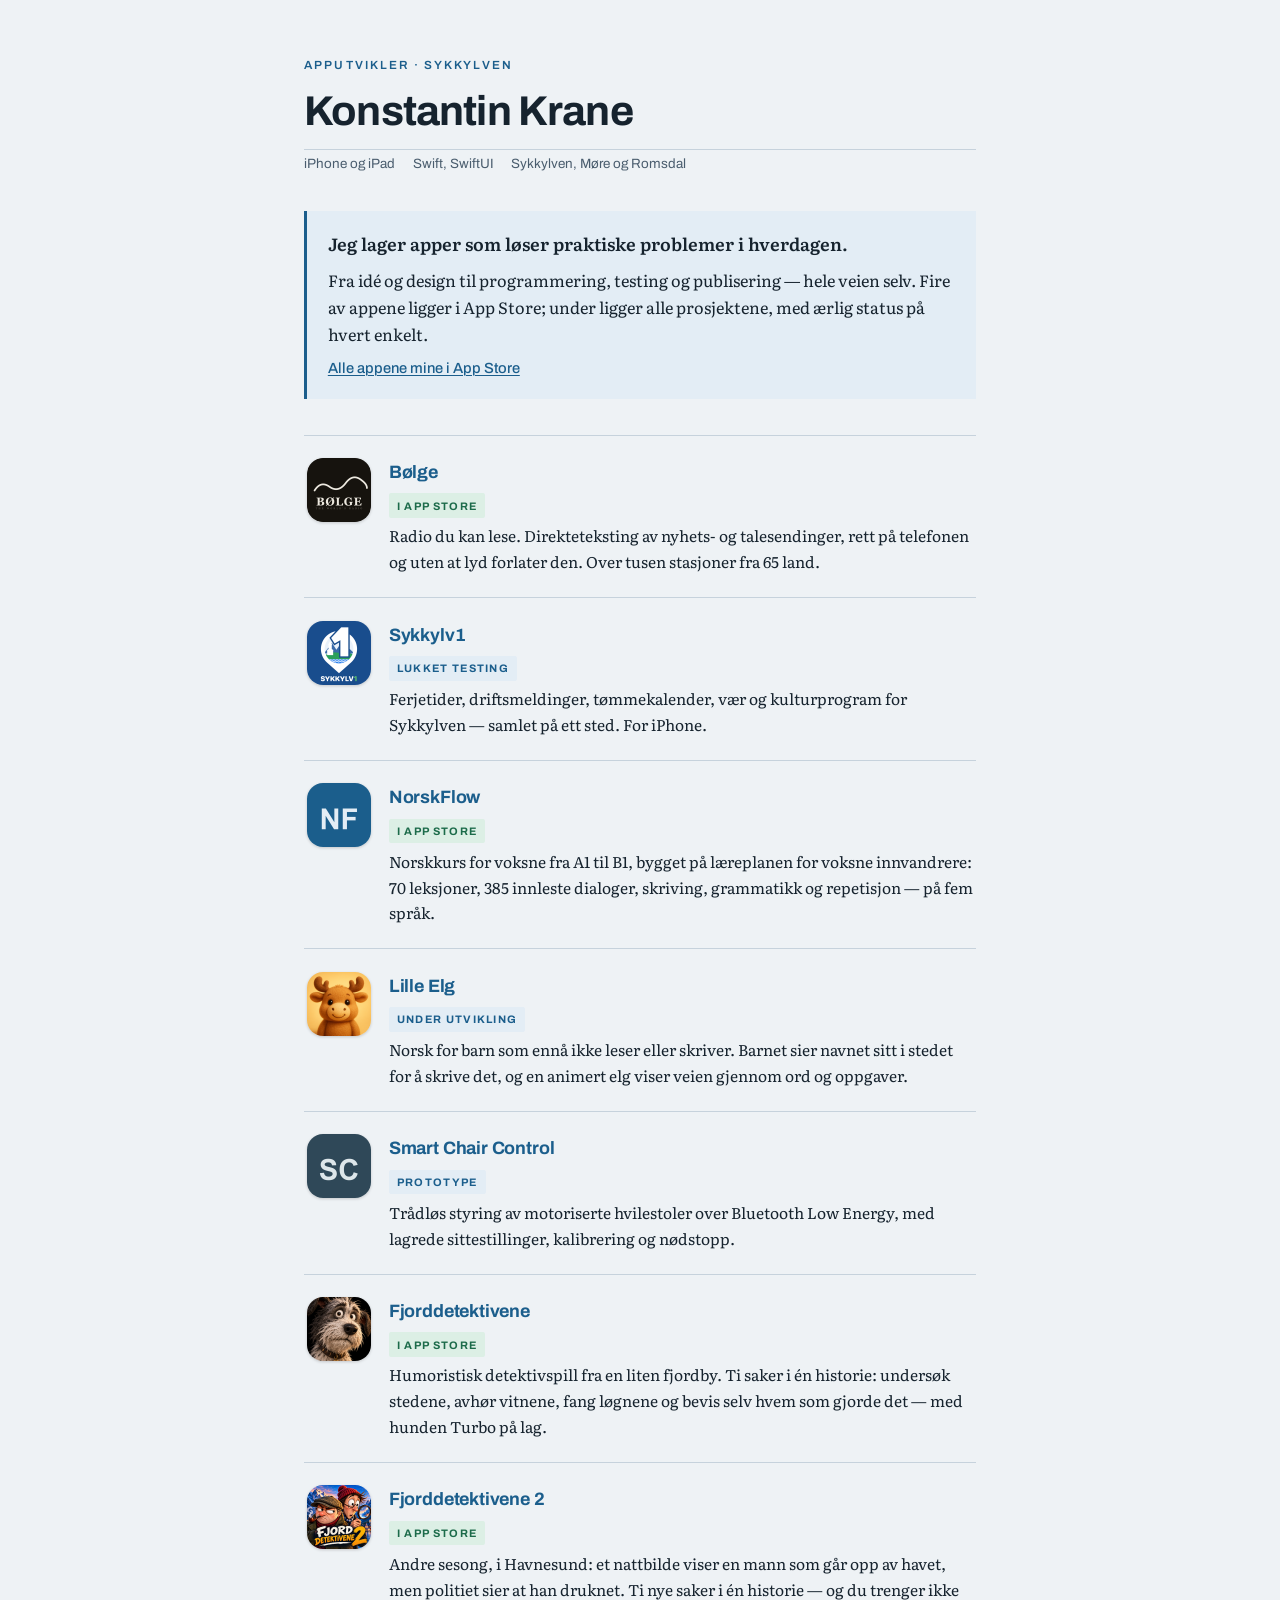
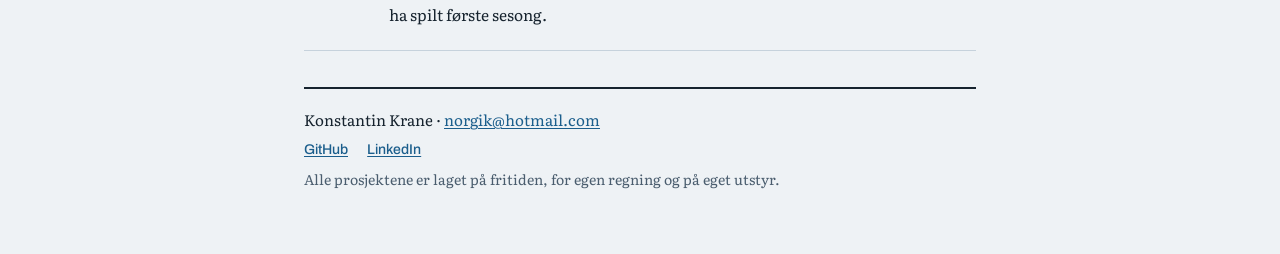
<file: index.html>
<!doctype html>
<html lang="nb">
<head>
<meta charset="utf-8">
<meta name="viewport" content="width=device-width, initial-scale=1">
<link rel="preconnect" href="https://fonts.googleapis.com">
<link rel="preconnect" href="https://fonts.gstatic.com" crossorigin>
<link rel="stylesheet" href="https://fonts.googleapis.com/css2?family=Archivo:wght@500;600;700&family=Literata:opsz,wght@7..72,400;7..72,600&display=swap">
<link rel="stylesheet" href="style.css">
<title>Konstantin Krane — apper for iPhone</title>
<meta name="description" content="Apper laget av Konstantin Krane i Sykkylven: Bølge, NorskFlow, Fjorddetektivene 1 og 2 i App Store, og Sykkylv1, Lille Elg og Smart Chair Control under arbeid.">
<meta property="og:type" content="website">
<meta property="og:site_name" content="Konstantin Krane">
<meta property="og:title" content="Konstantin Krane — apper for iPhone">
<meta property="og:description" content="Fire apper i App Store — radio med direkteteksting, norskkurs for voksne og to detektivspill — og flere på vei.">
<meta property="og:url" content="https://norgik.github.io/">
<meta property="og:image" content="https://norgik.github.io/assets/og/index.png">
<meta name="twitter:card" content="summary_large_image">
</head>
<body>
<div class="sheet">
  <header>
    <p class="brandmark">Apputvikler · Sykkylven</p>
    <h1>Konstantin Krane</h1>
    <p class="meta"><span>iPhone og iPad</span><span>Swift, SwiftUI</span><span>Sykkylven, Møre og Romsdal</span></p>
  </header>

  <div class="summary">
    <p class="lead">Jeg lager apper som løser praktiske problemer i hverdagen.</p>
    <p>Fra idé og design til programmering, testing og publisering — hele veien selv. Fire av appene ligger i App Store; under ligger alle prosjektene, med ærlig status på hvert enkelt.</p>
    <p class="linkrow"><a href="https://apps.apple.com/no/developer/konstantin-krane/id1886210310">Alle appene mine i App Store</a></p>
  </div>

  <div class="applist">
    <a class="app" href="bolge/">
      <img src="assets/icons/bolge.png" alt="Bølge" width="64" height="64">
      <span class="appbody">
        <span class="apptitle">Bølge</span>
        <span class="badge live">I App Store</span>
        <p>Radio du kan lese. Direkteteksting av nyhets- og talesendinger, rett på telefonen og uten at lyd forlater den. Over tusen stasjoner fra 65 land.</p>
      </span>
    </a>

    <a class="app" href="sykkylv1/">
      <img src="assets/icons/sykkylv1.png" alt="Sykkylv1" width="64" height="64">
      <span class="appbody">
        <span class="apptitle">Sykkylv1</span>
        <span class="badge">Lukket testing</span>
        <p>Ferjetider, driftsmeldinger, tømmekalender, vær og kulturprogram for Sykkylven — samlet på ett sted. For iPhone.</p>
      </span>
    </a>

    <a class="app" href="norskflow/">
      <img src="assets/icons/norskflow.png" alt="NorskFlow" width="64" height="64">
      <span class="appbody">
        <span class="apptitle">NorskFlow</span>
        <span class="badge live">I App Store</span>
        <p>Norskkurs for voksne fra A1 til B1, bygget på læreplanen for voksne innvandrere: 70 leksjoner, 385 innleste dialoger, skriving, grammatikk og repetisjon — på fem språk.</p>
      </span>
    </a>

    <a class="app" href="lille-elg/">
      <img src="assets/icons/lille-elg.png" alt="Lille Elg" width="64" height="64">
      <span class="appbody">
        <span class="apptitle">Lille Elg</span>
        <span class="badge">Under utvikling</span>
        <p>Norsk for barn som ennå ikke leser eller skriver. Barnet sier navnet sitt i stedet for å skrive det, og en animert elg viser veien gjennom ord og oppgaver.</p>
      </span>
    </a>

    <a class="app" href="smart-chair/">
      <img src="assets/icons/smart-chair.png" alt="Smart Chair Control" width="64" height="64">
      <span class="appbody">
        <span class="apptitle">Smart Chair Control</span>
        <span class="badge">Prototype</span>
        <p>Trådløs styring av motoriserte hvilestoler over Bluetooth Low Energy, med lagrede sittestillinger, kalibrering og nødstopp.</p>
      </span>
    </a>
    <a class="app" href="sundvik/">
      <img src="assets/icons/sundvik.png" alt="Fjorddetektivene" width="64" height="64">
      <span class="appbody">
        <span class="apptitle">Fjorddetektivene</span>
        <span class="badge live">I App Store</span>
        <p>Humoristisk detektivspill fra en liten fjordby. Ti saker i én historie: undersøk stedene, avhør vitnene, fang løgnene og bevis selv hvem som gjorde det — med hunden Turbo på lag.</p>
      </span>
    </a>

    <a class="app" href="https://apps.apple.com/no/app/the-fjord-detectives-2/id6823223651">
      <img src="assets/icons/sundvik-2.png" alt="Fjorddetektivene 2" width="64" height="64">
      <span class="appbody">
        <span class="apptitle">Fjorddetektivene 2</span>
        <span class="badge live">I App Store</span>
        <p>Andre sesong, i Havnesund: et nattbilde viser en mann som går opp av havet, men politiet sier at han druknet. Ti nye saker i én historie — og du trenger ikke ha spilt første sesong.</p>
      </span>
    </a>
  </div>

  <footer>
    <p class="who">Konstantin Krane · <a href="mailto:norgik@hotmail.com">norgik@hotmail.com</a></p>
    <p class="nav"><a href="https://github.com/Norgik">GitHub</a> <a href="https://www.linkedin.com/in/konstantin-krane-8a7646434">LinkedIn</a></p>
    <p class="disclaim">Alle prosjektene er laget på fritiden, for egen regning og på eget utstyr.</p>
  </footer>
</div>
</body>
</html>
</file>
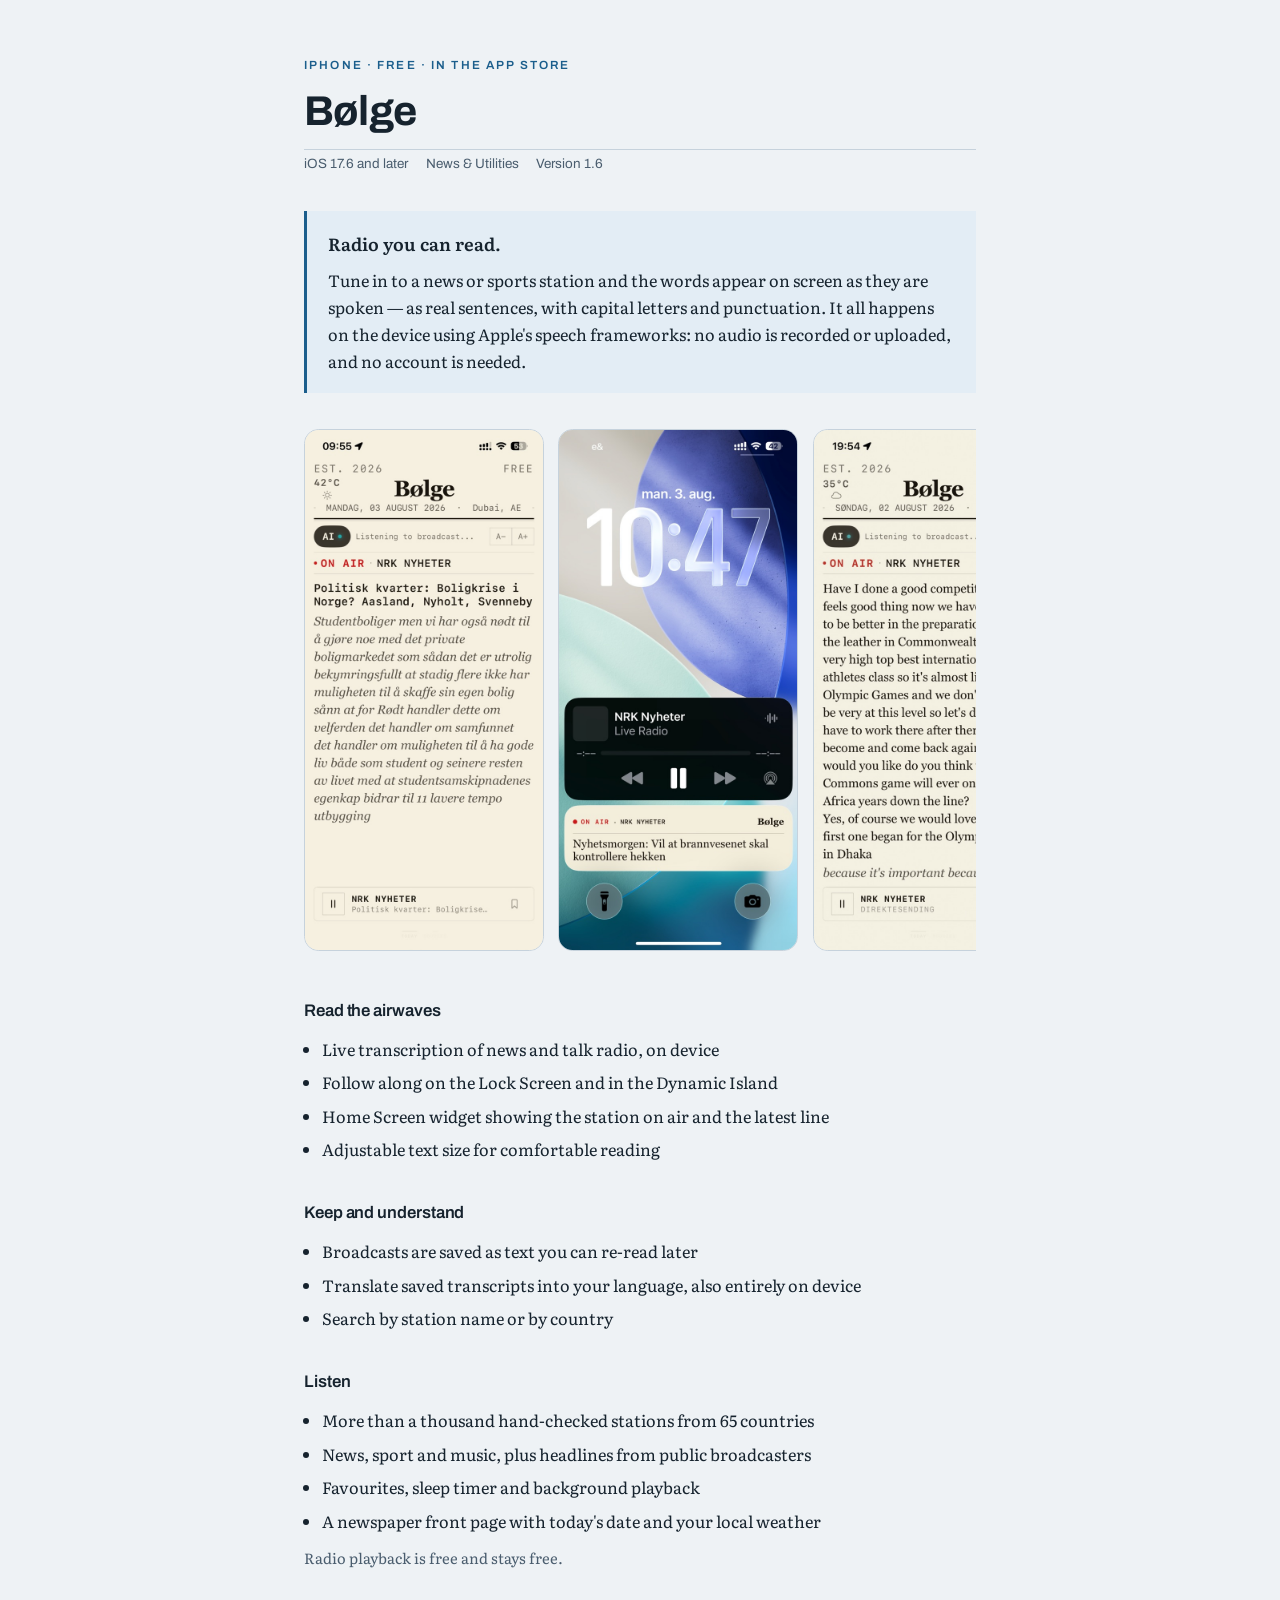
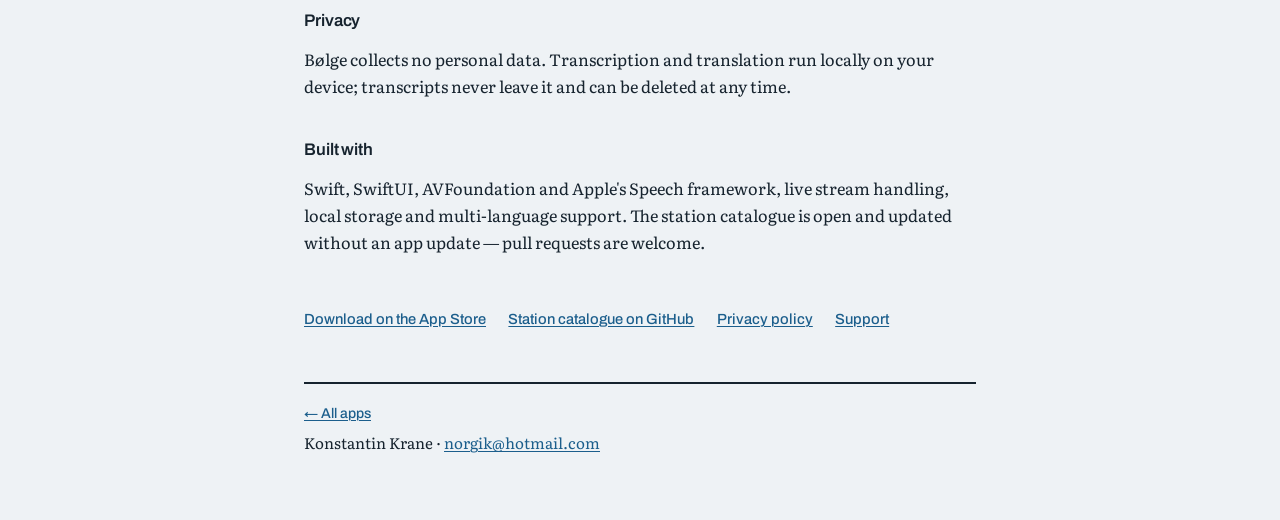
<file: bolge/index.html>
<!doctype html>
<html lang="en">
<head>
<meta charset="utf-8">
<meta name="viewport" content="width=device-width, initial-scale=1">
<link rel="preconnect" href="https://fonts.googleapis.com">
<link rel="preconnect" href="https://fonts.gstatic.com" crossorigin>
<link rel="stylesheet" href="https://fonts.googleapis.com/css2?family=Archivo:wght@500;600;700&family=Literata:opsz,wght@7..72,400;7..72,600&display=swap">
<link rel="stylesheet" href="../style.css">
<title>Bølge — radio you can read</title>
<meta name="description" content="Bølge turns live radio into text on your iPhone. On-device transcription of news and talk radio, a local archive, and over a thousand stations from 65 countries.">
<meta property="og:type" content="website">
<meta property="og:site_name" content="Konstantin Krane">
<meta property="og:title" content="Bølge — radio you can read">
<meta property="og:description" content="Live transcription of news and talk radio, on device. Lock Screen, Dynamic Island and a Home Screen widget. Free on the App Store.">
<meta property="og:url" content="https://norgik.github.io/bolge/">
<meta property="og:image" content="https://norgik.github.io/assets/og/bolge.png">
<meta name="twitter:card" content="summary_large_image">
</head>
<body>
<div class="sheet">
  <header>
    <p class="brandmark">iPhone · Free · In the App Store</p>
    <h1>Bølge</h1>
    <p class="meta"><span>iOS 17.6 and later</span><span>News &amp; Utilities</span><span>Version 1.6</span></p>
  </header>

  <div class="summary">
    <p class="lead">Radio you can read.</p>
    <p>Tune in to a news or sports station and the words appear on screen as they are spoken — as real sentences, with capital letters and punctuation. It all happens on the device using Apple's speech frameworks: no audio is recorded or uploaded, and no account is needed.</p>
  </div>

  <div class="shots">
    <img src="../assets/bolge/01.jpg" alt="Live transcription of a broadcast" loading="lazy">
    <img src="../assets/bolge/02.jpg" alt="Transcript on the Lock Screen" loading="lazy">
    <img src="../assets/bolge/03.jpg" alt="Saved transcript with translation" loading="lazy">
    <img src="../assets/bolge/04.jpg" alt="Home Screen widget" loading="lazy">
    <img src="../assets/bolge/05.jpg" alt="Stations by country" loading="lazy">
    <img src="../assets/bolge/06.jpg" alt="Front page with date and weather" loading="lazy">
  </div>

  <section>
    <h2>Read the airwaves</h2>
    <ul>
      <li>Live transcription of news and talk radio, on device</li>
      <li>Follow along on the Lock Screen and in the Dynamic Island</li>
      <li>Home Screen widget showing the station on air and the latest line</li>
      <li>Adjustable text size for comfortable reading</li>
    </ul>
  </section>

  <section>
    <h2>Keep and understand</h2>
    <ul>
      <li>Broadcasts are saved as text you can re-read later</li>
      <li>Translate saved transcripts into your language, also entirely on device</li>
      <li>Search by station name or by country</li>
    </ul>
  </section>

  <section>
    <h2>Listen</h2>
    <ul>
      <li>More than a thousand hand-checked stations from 65 countries</li>
      <li>News, sport and music, plus headlines from public broadcasters</li>
      <li>Favourites, sleep timer and background playback</li>
      <li>A newspaper front page with today's date and your local weather</li>
    </ul>
    <p class="note">Radio playback is free and stays free.</p>
  </section>

  <section>
    <h2>Privacy</h2>
    <p>Bølge collects no personal data. Transcription and translation run locally on your device; transcripts never leave it and can be deleted at any time.</p>
  </section>

  <section>
    <h2>Built with</h2>
    <p>Swift, SwiftUI, AVFoundation and Apple's Speech framework, live stream handling, local storage and multi-language support. The station catalogue is open and updated without an app update — pull requests are welcome.</p>
  </section>

  <p class="linkrow">
    <a href="https://apps.apple.com/no/app/id6762057664">Download on the App Store</a>
    <a href="https://github.com/Norgik/atlas-radio-catalog">Station catalogue on GitHub</a>
    <a href="https://norgik.github.io/atlas-radio-legal/privacy.html">Privacy policy</a>
    <a href="https://norgik.github.io/atlas-radio-legal/support.html">Support</a>
  </p>

  <footer>
    <p class="nav"><a href="../">← All apps</a></p>
    <p class="who">Konstantin Krane · <a href="mailto:norgik@hotmail.com">norgik@hotmail.com</a></p>
  </footer>
</div>
</body>
</html>
</file>
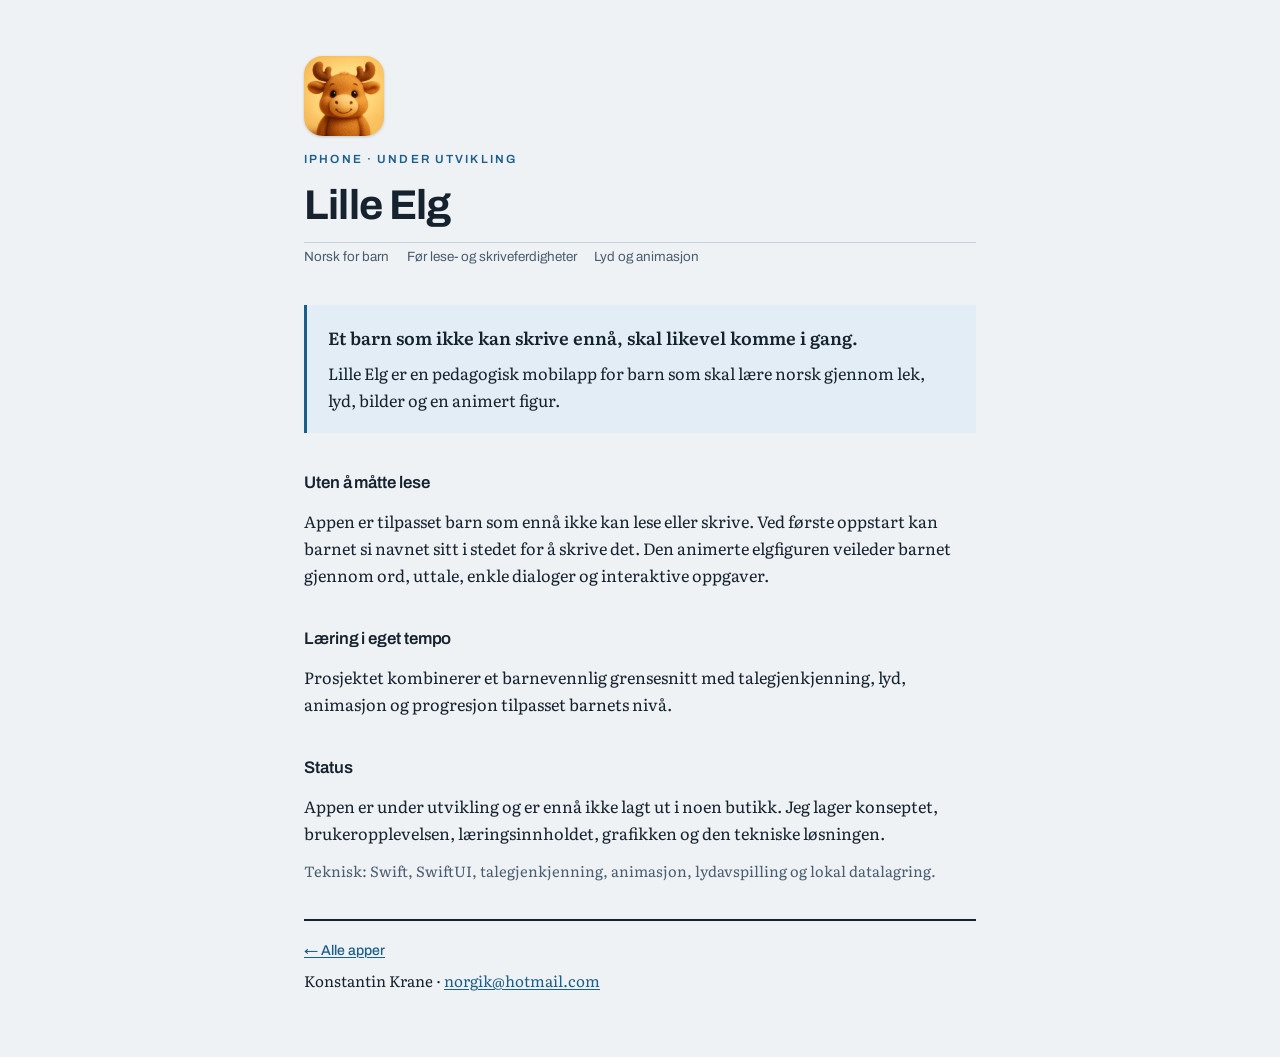
<file: lille-elg/index.html>
<!doctype html>
<html lang="nb">
<head>
<meta charset="utf-8">
<meta name="viewport" content="width=device-width, initial-scale=1">
<link rel="preconnect" href="https://fonts.googleapis.com">
<link rel="preconnect" href="https://fonts.gstatic.com" crossorigin>
<link rel="stylesheet" href="https://fonts.googleapis.com/css2?family=Archivo:wght@500;600;700&family=Literata:opsz,wght@7..72,400;7..72,600&display=swap">
<link rel="stylesheet" href="../style.css">
<title>Lille Elg — norsk for barn</title>
<meta name="description" content="Lille Elg er en pedagogisk app for barn som skal lære norsk gjennom lek, lyd, bilder og en animert elg. Laget for barn som ennå ikke leser eller skriver.">
<meta property="og:type" content="website">
<meta property="og:site_name" content="Konstantin Krane">
<meta property="og:title" content="Lille Elg — norsk for barn">
<meta property="og:description" content="Barnet sier navnet sitt i stedet for å skrive det, og en animert elg viser veien gjennom ord, uttale og enkle oppgaver. Under utvikling.">
<meta property="og:url" content="https://norgik.github.io/lille-elg/">
<meta property="og:image" content="https://norgik.github.io/assets/og/lille-elg.png">
<meta name="twitter:card" content="summary_large_image">
</head>
<body>
<div class="sheet">
  <header>
    <img class="pageicon" src="../assets/icons/lille-elg.png" alt="" width="80" height="80">
    <p class="brandmark">iPhone · Under utvikling</p>
    <h1>Lille Elg</h1>
    <p class="meta"><span>Norsk for barn</span><span>Før lese- og skriveferdigheter</span><span>Lyd og animasjon</span></p>
  </header>

  <div class="summary">
    <p class="lead">Et barn som ikke kan skrive ennå, skal likevel komme i gang.</p>
    <p>Lille Elg er en pedagogisk mobilapp for barn som skal lære norsk gjennom lek, lyd, bilder og en animert figur.</p>
  </div>

  <section>
    <h2>Uten å måtte lese</h2>
    <p>Appen er tilpasset barn som ennå ikke kan lese eller skrive. Ved første oppstart kan barnet si navnet sitt i stedet for å skrive det. Den animerte elgfiguren veileder barnet gjennom ord, uttale, enkle dialoger og interaktive oppgaver.</p>
  </section>

  <section>
    <h2>Læring i eget tempo</h2>
    <p>Prosjektet kombinerer et barnevennlig grensesnitt med talegjenkjenning, lyd, animasjon og progresjon tilpasset barnets nivå.</p>
  </section>

  <section>
    <h2>Status</h2>
    <p>Appen er under utvikling og er ennå ikke lagt ut i noen butikk. Jeg lager konseptet, brukeropplevelsen, læringsinnholdet, grafikken og den tekniske løsningen.</p>
    <p class="note">Teknisk: Swift, SwiftUI, talegjenkjenning, animasjon, lydavspilling og lokal datalagring.</p>
  </section>

  <footer>
    <p class="nav"><a href="../">← Alle apper</a></p>
    <p class="who">Konstantin Krane · <a href="mailto:norgik@hotmail.com">norgik@hotmail.com</a></p>
  </footer>
</div>
</body>
</html>
</file>
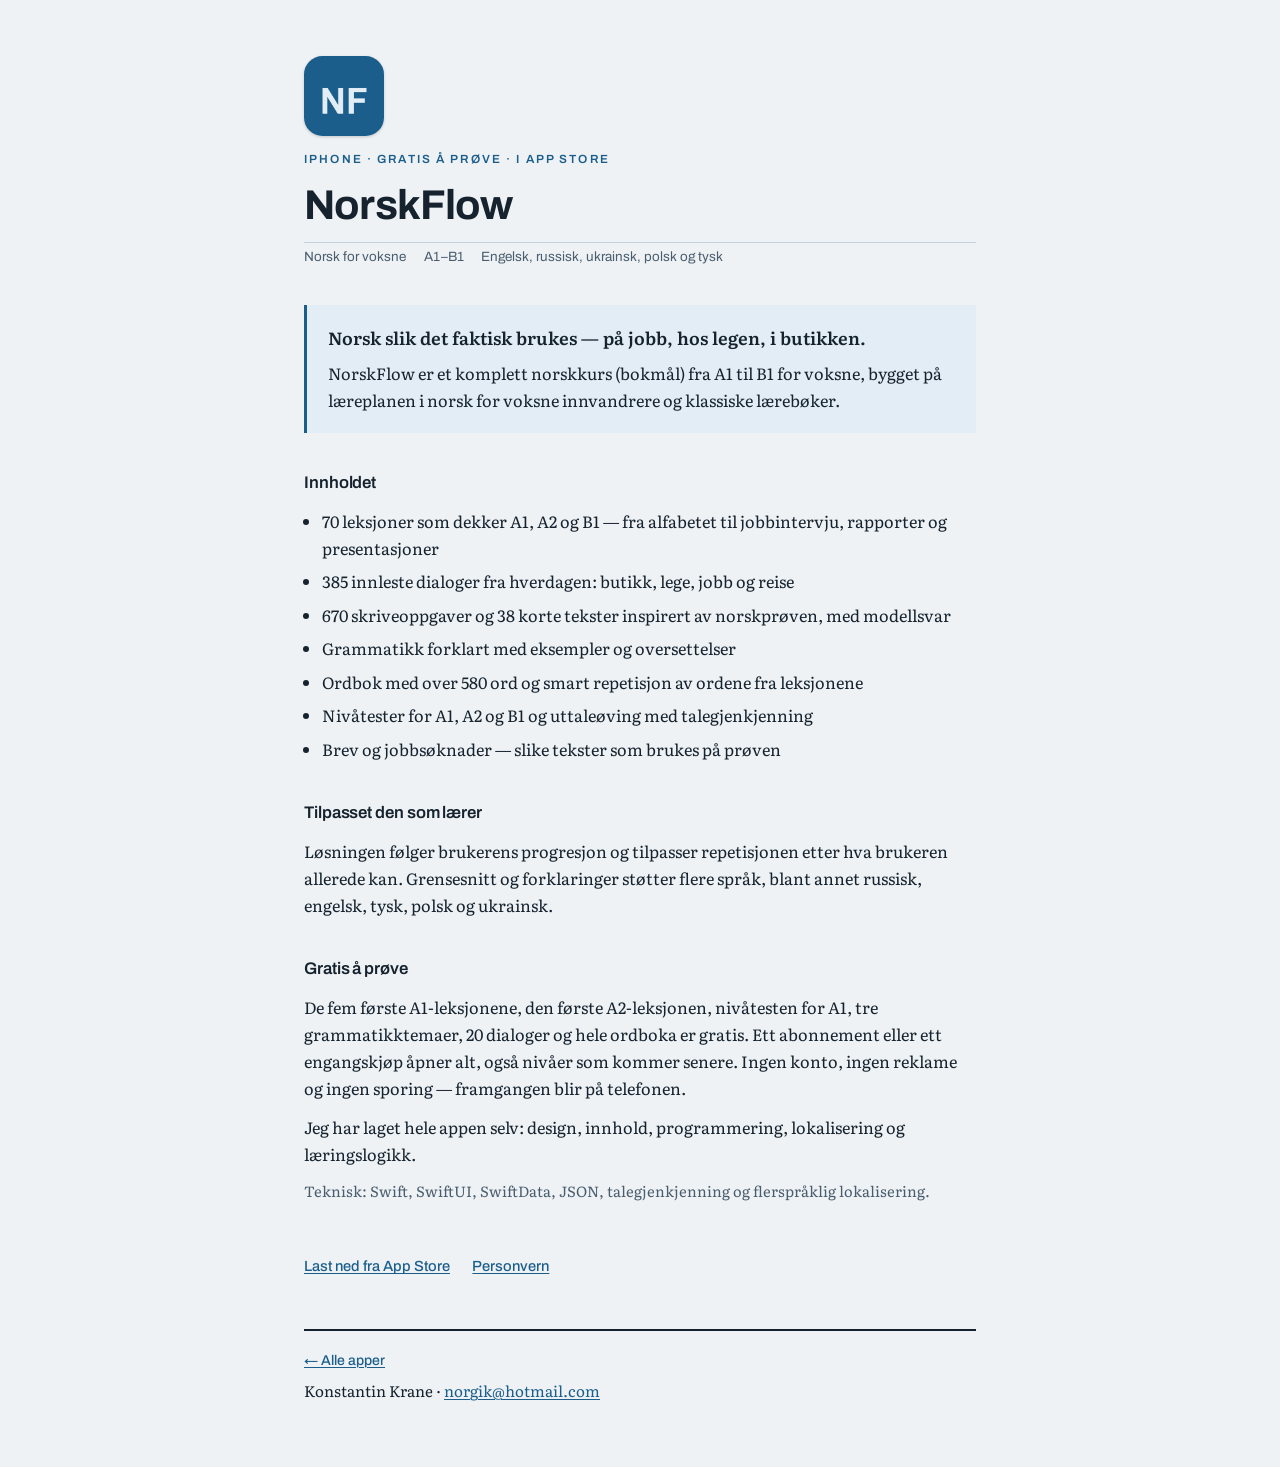
<file: norskflow/index.html>
<!doctype html>
<html lang="nb">
<head>
<meta charset="utf-8">
<meta name="viewport" content="width=device-width, initial-scale=1">
<link rel="preconnect" href="https://fonts.googleapis.com">
<link rel="preconnect" href="https://fonts.gstatic.com" crossorigin>
<link rel="stylesheet" href="https://fonts.googleapis.com/css2?family=Archivo:wght@500;600;700&family=Literata:opsz,wght@7..72,400;7..72,600&display=swap">
<link rel="stylesheet" href="../style.css">
<title>NorskFlow — norsk for voksne</title>
<meta name="description" content="NorskFlow er et norskkurs for voksne fra A1 til B1, bygget på læreplanen for voksne innvandrere: 70 leksjoner, 385 innleste dialoger, skriving, grammatikk og repetisjon. Gratis å prøve i App Store.">
<meta property="og:type" content="website">
<meta property="og:site_name" content="Konstantin Krane">
<meta property="og:title" content="NorskFlow — norsk for voksne">
<meta property="og:description" content="Norskkurs fra A1 til B1 med leksjoner, dialoger, skriveoppgaver og nivåtester inspirert av norskprøven. Grensesnitt på fem språk. Nå i App Store.">
<meta property="og:url" content="https://norgik.github.io/norskflow/">
<meta property="og:image" content="https://norgik.github.io/assets/og/norskflow.png">
<meta name="twitter:card" content="summary_large_image">
</head>
<body>
<div class="sheet">
  <header>
    <img class="pageicon" src="../assets/icons/norskflow.png" alt="" width="80" height="80">
    <p class="brandmark">iPhone · Gratis å prøve · I App Store</p>
    <h1>NorskFlow</h1>
    <p class="meta"><span>Norsk for voksne</span><span>A1–B1</span><span>Engelsk, russisk, ukrainsk, polsk og tysk</span></p>
  </header>

  <div class="summary">
    <p class="lead">Norsk slik det faktisk brukes — på jobb, hos legen, i butikken.</p>
    <p>NorskFlow er et komplett norskkurs (bokmål) fra A1 til B1 for voksne, bygget på læreplanen i norsk for voksne innvandrere og klassiske lærebøker.</p>
  </div>

  <section>
    <h2>Innholdet</h2>
    <ul>
      <li>70 leksjoner som dekker A1, A2 og B1 — fra alfabetet til jobbintervju, rapporter og presentasjoner</li>
      <li>385 innleste dialoger fra hverdagen: butikk, lege, jobb og reise</li>
      <li>670 skriveoppgaver og 38 korte tekster inspirert av norskprøven, med modellsvar</li>
      <li>Grammatikk forklart med eksempler og oversettelser</li>
      <li>Ordbok med over 580 ord og smart repetisjon av ordene fra leksjonene</li>
      <li>Nivåtester for A1, A2 og B1 og uttaleøving med talegjenkjenning</li>
      <li>Brev og jobbsøknader — slike tekster som brukes på prøven</li>
    </ul>
  </section>

  <section>
    <h2>Tilpasset den som lærer</h2>
    <p>Løsningen følger brukerens progresjon og tilpasser repetisjonen etter hva brukeren allerede kan. Grensesnitt og forklaringer støtter flere språk, blant annet russisk, engelsk, tysk, polsk og ukrainsk.</p>
  </section>

  <section>
    <h2>Gratis å prøve</h2>
    <p>De fem første A1-leksjonene, den første A2-leksjonen, nivåtesten for A1, tre grammatikktemaer, 20 dialoger og hele ordboka er gratis. Ett abonnement eller ett engangskjøp åpner alt, også nivåer som kommer senere. Ingen konto, ingen reklame og ingen sporing — framgangen blir på telefonen.</p>
    <p>Jeg har laget hele appen selv: design, innhold, programmering, lokalisering og læringslogikk.</p>
    <p class="note">Teknisk: Swift, SwiftUI, SwiftData, JSON, talegjenkjenning og flerspråklig lokalisering.</p>
  </section>

  <p class="linkrow">
    <a href="https://apps.apple.com/no/app/norskflow-learn-norwegian/id6817462620">Last ned fra App Store</a>
    <a href="https://norgik.github.io/norskflow-legal/privacy/">Personvern</a>
  </p>

  <footer>
    <p class="nav"><a href="../">← Alle apper</a></p>
    <p class="who">Konstantin Krane · <a href="mailto:norgik@hotmail.com">norgik@hotmail.com</a></p>
  </footer>
</div>
</body>
</html>
</file>
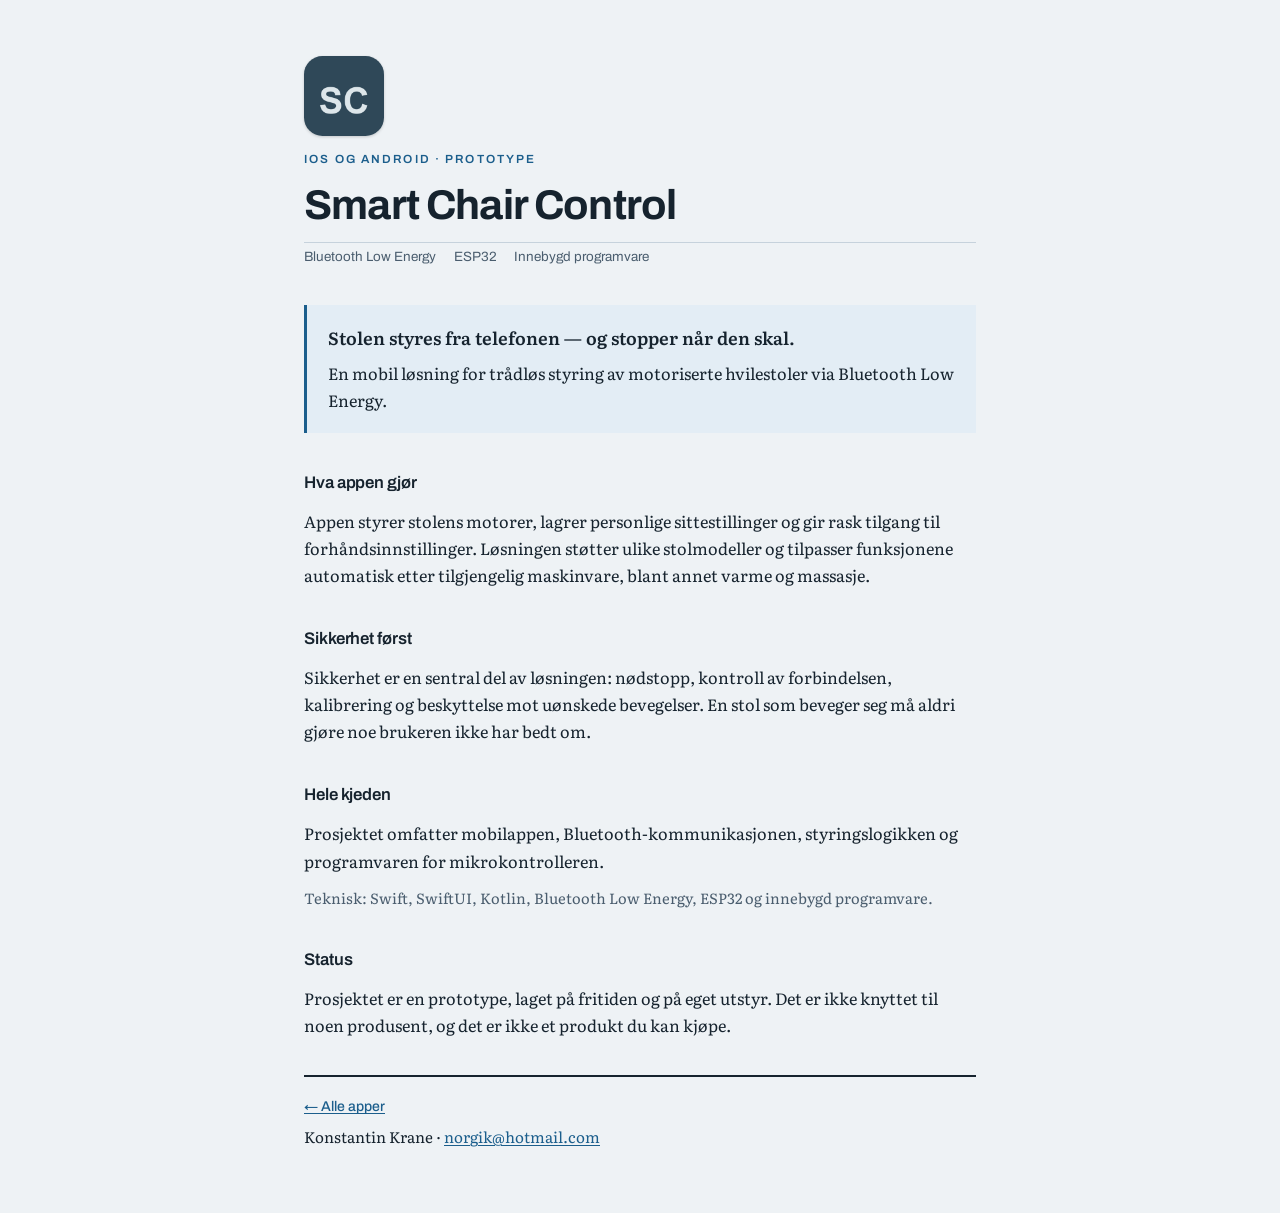
<file: smart-chair/index.html>
<!doctype html>
<html lang="nb">
<head>
<meta charset="utf-8">
<meta name="viewport" content="width=device-width, initial-scale=1">
<link rel="preconnect" href="https://fonts.googleapis.com">
<link rel="preconnect" href="https://fonts.gstatic.com" crossorigin>
<link rel="stylesheet" href="https://fonts.googleapis.com/css2?family=Archivo:wght@500;600;700&family=Literata:opsz,wght@7..72,400;7..72,600&display=swap">
<link rel="stylesheet" href="../style.css">
<title>Smart Chair Control — styring av motorisert stol</title>
<meta name="description" content="Prototype for trådløs styring av motoriserte hvilestoler over Bluetooth Low Energy, med lagrede sittestillinger, kalibrering og nødstopp.">
<meta property="og:type" content="website">
<meta property="og:site_name" content="Konstantin Krane">
<meta property="og:title" content="Smart Chair Control — styring av motorisert stol">
<meta property="og:description" content="Trådløs styring av motoriserte hvilestoler over Bluetooth Low Energy: lagrede sittestillinger, kalibrering, nødstopp og egen programvare for mikrokontrolleren. Prototype, laget på fritiden.">
<meta property="og:url" content="https://norgik.github.io/smart-chair/">
<meta property="og:image" content="https://norgik.github.io/assets/og/smart-chair.png">
<meta name="twitter:card" content="summary_large_image">
</head>
<body>
<div class="sheet">
  <header>
    <img class="pageicon" src="../assets/icons/smart-chair.png" alt="" width="80" height="80">
    <p class="brandmark">iOS og Android · Prototype</p>
    <h1>Smart Chair Control</h1>
    <p class="meta"><span>Bluetooth Low Energy</span><span>ESP32</span><span>Innebygd programvare</span></p>
  </header>

  <div class="summary">
    <p class="lead">Stolen styres fra telefonen — og stopper når den skal.</p>
    <p>En mobil løsning for trådløs styring av motoriserte hvilestoler via Bluetooth Low Energy.</p>
  </div>

  <section>
    <h2>Hva appen gjør</h2>
    <p>Appen styrer stolens motorer, lagrer personlige sittestillinger og gir rask tilgang til forhåndsinnstillinger. Løsningen støtter ulike stolmodeller og tilpasser funksjonene automatisk etter tilgjengelig maskinvare, blant annet varme og massasje.</p>
  </section>

  <section>
    <h2>Sikkerhet først</h2>
    <p>Sikkerhet er en sentral del av løsningen: nødstopp, kontroll av forbindelsen, kalibrering og beskyttelse mot uønskede bevegelser. En stol som beveger seg må aldri gjøre noe brukeren ikke har bedt om.</p>
  </section>

  <section>
    <h2>Hele kjeden</h2>
    <p>Prosjektet omfatter mobilappen, Bluetooth-kommunikasjonen, styringslogikken og programvaren for mikrokontrolleren.</p>
    <p class="note">Teknisk: Swift, SwiftUI, Kotlin, Bluetooth Low Energy, ESP32 og innebygd programvare.</p>
  </section>

  <section>
    <h2>Status</h2>
    <p>Prosjektet er en prototype, laget på fritiden og på eget utstyr. Det er ikke knyttet til noen produsent, og det er ikke et produkt du kan kjøpe.</p>
  </section>

  <footer>
    <p class="nav"><a href="../">← Alle apper</a></p>
    <p class="who">Konstantin Krane · <a href="mailto:norgik@hotmail.com">norgik@hotmail.com</a></p>
  </footer>
</div>
</body>
</html>
</file>
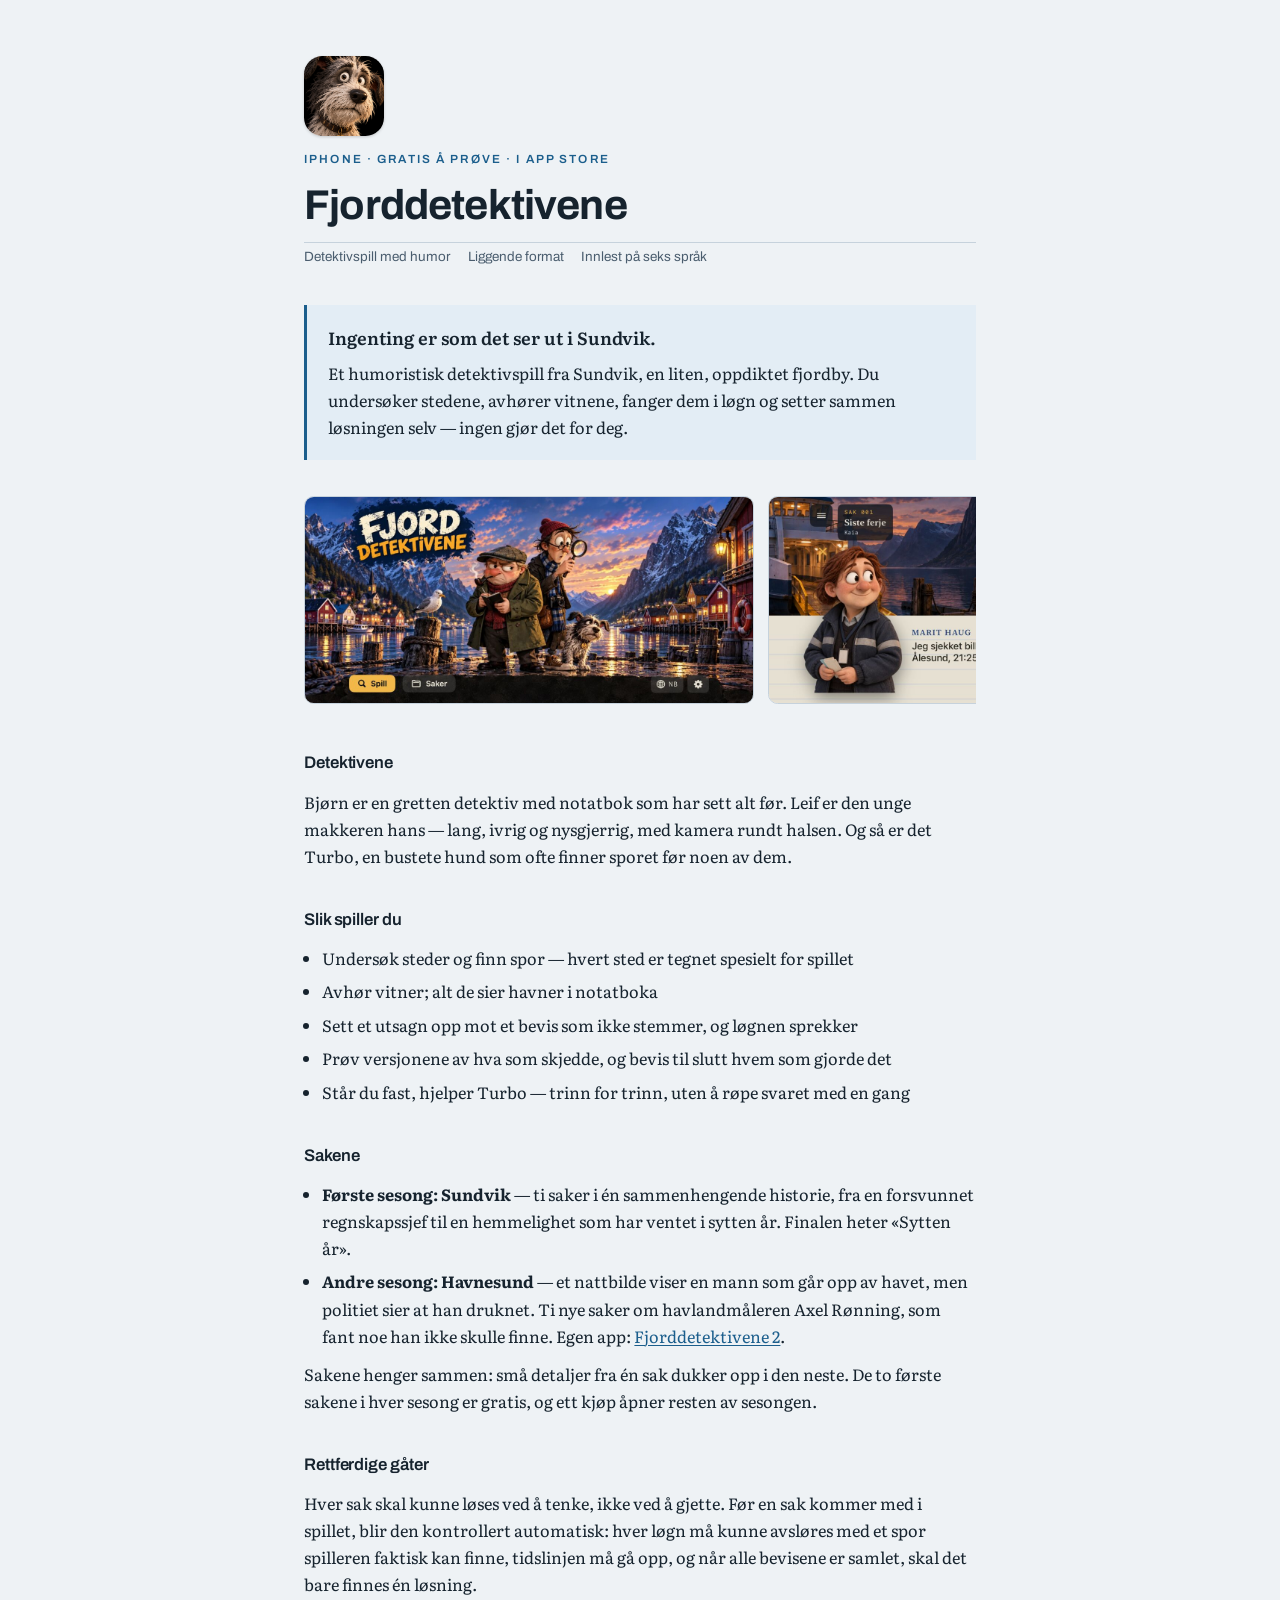
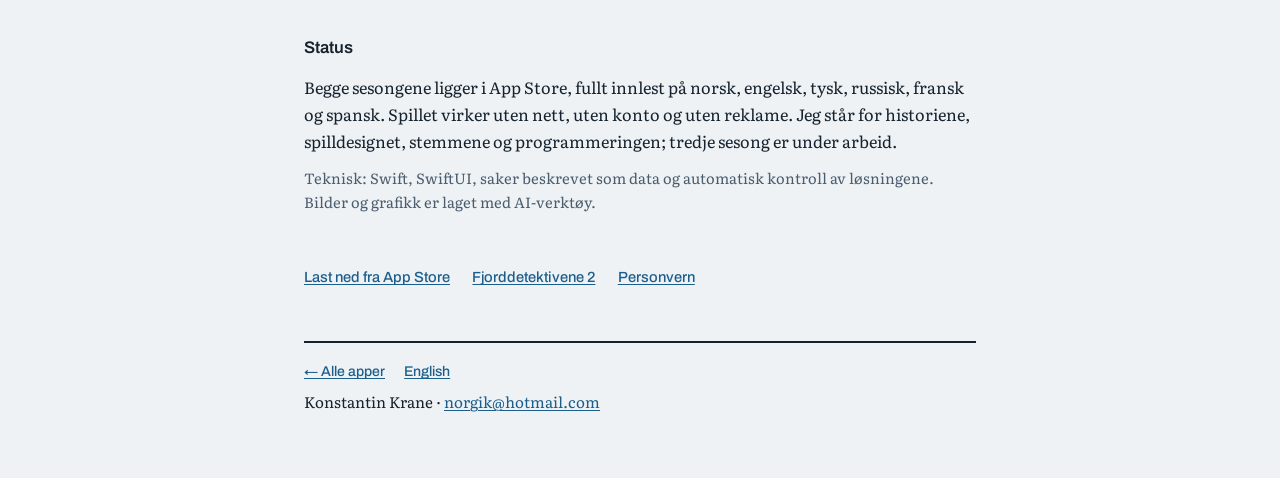
<file: sundvik/index.html>
<!doctype html>
<html lang="nb">
<head>
<meta charset="utf-8">
<meta name="viewport" content="width=device-width, initial-scale=1">
<link rel="preconnect" href="https://fonts.googleapis.com">
<link rel="preconnect" href="https://fonts.gstatic.com" crossorigin>
<link rel="stylesheet" href="https://fonts.googleapis.com/css2?family=Archivo:wght@500;600;700&family=Literata:opsz,wght@7..72,400;7..72,600&display=swap">
<link rel="stylesheet" href="../style.css">
<title>Fjorddetektivene — detektivspill ved fjorden</title>
<meta name="description" content="Fjorddetektivene er et humoristisk detektivspill for iPhone fra en liten norsk fjordby. Ti saker i én historie: du undersøker steder, avhører vitner, fanger løgner og setter sammen løsningen selv. Gratis å prøve i App Store.">
<link rel="alternate" hreflang="nb" href="https://norgik.github.io/sundvik/">
<link rel="alternate" hreflang="en" href="https://norgik.github.io/sundvik/en/">
<meta property="og:type" content="website">
<meta property="og:site_name" content="Konstantin Krane">
<meta property="og:title" content="Fjorddetektivene — detektivspill ved fjorden">
<meta property="og:description" content="En gretten detektiv, den ivrige makkeren hans og hunden Turbo løser saker i en liten fjordby. Undersøk, avhør, fang løgnene og bevis hvem som gjorde det. Nå i App Store.">
<meta property="og:url" content="https://norgik.github.io/sundvik/">
<meta property="og:image" content="https://norgik.github.io/assets/og/sundvik.png">
<meta name="twitter:card" content="summary_large_image">
</head>
<body>
<div class="sheet">
  <header>
    <img class="pageicon" src="../assets/icons/sundvik.png" alt="" width="80" height="80">
    <p class="brandmark">iPhone · Gratis å prøve · I App Store</p>
    <h1>Fjorddetektivene</h1>
    <p class="meta"><span>Detektivspill med humor</span><span>Liggende format</span><span>Innlest på seks språk</span></p>
  </header>

  <div class="summary">
    <p class="lead">Ingenting er som det ser ut i Sundvik.</p>
    <p>Et humoristisk detektivspill fra Sundvik, en liten, oppdiktet fjordby. Du undersøker stedene, avhører vitnene, fanger dem i løgn og setter sammen løsningen selv — ingen gjør det for deg.</p>
  </div>

  <div class="shots wide">
    <img src="../assets/sundvik/nb/01.jpg" alt="Hovedskjermen: Bjørn, Leif og Turbo på kaia" width="1200" height="552" loading="lazy">
    <img src="../assets/sundvik/nb/02.jpg" alt="Avhør på kaia: billettøren Marit Haug" width="1200" height="552" loading="lazy">
    <img src="../assets/sundvik/nb/03.jpg" alt="Café Bølge — stedene der det glimter, skjuler spor" width="1200" height="552" loading="lazy">
    <img src="../assets/sundvik/nb/04.jpg" alt="Et spor: kameraet mot parkeringen" width="1200" height="552" loading="lazy">
    <img src="../assets/sundvik/nb/05.jpg" alt="Notatboka: vitnenes utsagn, ord for ord" width="1200" height="552" loading="lazy">
    <img src="../assets/sundvik/nb/06.jpg" alt="Versjonen: hvem, hva, hvordan og hvorfor" width="1200" height="552" loading="lazy">
  </div>

  <section>
    <h2>Detektivene</h2>
    <p>Bjørn er en gretten detektiv med notatbok som har sett alt før. Leif er den unge makkeren hans — lang, ivrig og nysgjerrig, med kamera rundt halsen. Og så er det Turbo, en bustete hund som ofte finner sporet før noen av dem.</p>
  </section>

  <section>
    <h2>Slik spiller du</h2>
    <ul>
      <li>Undersøk steder og finn spor — hvert sted er tegnet spesielt for spillet</li>
      <li>Avhør vitner; alt de sier havner i notatboka</li>
      <li>Sett et utsagn opp mot et bevis som ikke stemmer, og løgnen sprekker</li>
      <li>Prøv versjonene av hva som skjedde, og bevis til slutt hvem som gjorde det</li>
      <li>Står du fast, hjelper Turbo — trinn for trinn, uten å røpe svaret med en gang</li>
    </ul>
  </section>

  <section>
    <h2>Sakene</h2>
    <ul>
      <li><strong>Første sesong: Sundvik</strong> — ti saker i én sammenhengende historie, fra en forsvunnet regnskapssjef til en hemmelighet som har ventet i sytten år. Finalen heter «Sytten år».</li>
      <li><strong>Andre sesong: Havnesund</strong> — et nattbilde viser en mann som går opp av havet, men politiet sier at han druknet. Ti nye saker om havlandmåleren Axel Rønning, som fant noe han ikke skulle finne. Egen app: <a href="https://apps.apple.com/no/app/the-fjord-detectives-2/id6823223651">Fjorddetektivene 2</a>.</li>
    </ul>
    <p>Sakene henger sammen: små detaljer fra én sak dukker opp i den neste. De to første sakene i hver sesong er gratis, og ett kjøp åpner resten av sesongen.</p>
  </section>

  <section>
    <h2>Rettferdige gåter</h2>
    <p>Hver sak skal kunne løses ved å tenke, ikke ved å gjette. Før en sak kommer med i spillet, blir den kontrollert automatisk: hver løgn må kunne avsløres med et spor spilleren faktisk kan finne, tidslinjen må gå opp, og når alle bevisene er samlet, skal det bare finnes én løsning.</p>
  </section>

  <section>
    <h2>Status</h2>
    <p>Begge sesongene ligger i App Store, fullt innlest på norsk, engelsk, tysk, russisk, fransk og spansk. Spillet virker uten nett, uten konto og uten reklame. Jeg står for historiene, spilldesignet, stemmene og programmeringen; tredje sesong er under arbeid.</p>
    <p class="note">Teknisk: Swift, SwiftUI, saker beskrevet som data og automatisk kontroll av løsningene. Bilder og grafikk er laget med AI-verktøy.</p>
  </section>

  <p class="linkrow">
    <a href="https://apps.apple.com/no/app/the-fjord-detectives/id6821136616">Last ned fra App Store</a>
    <a href="https://apps.apple.com/no/app/the-fjord-detectives-2/id6823223651">Fjorddetektivene 2</a>
    <a href="privacy/">Personvern</a>
  </p>

  <footer>
    <p class="nav"><a href="../">← Alle apper</a> <a href="en/" hreflang="en" lang="en">English</a></p>
    <p class="who">Konstantin Krane · <a href="mailto:norgik@hotmail.com">norgik@hotmail.com</a></p>
  </footer>
</div>
</body>
</html>
</file>
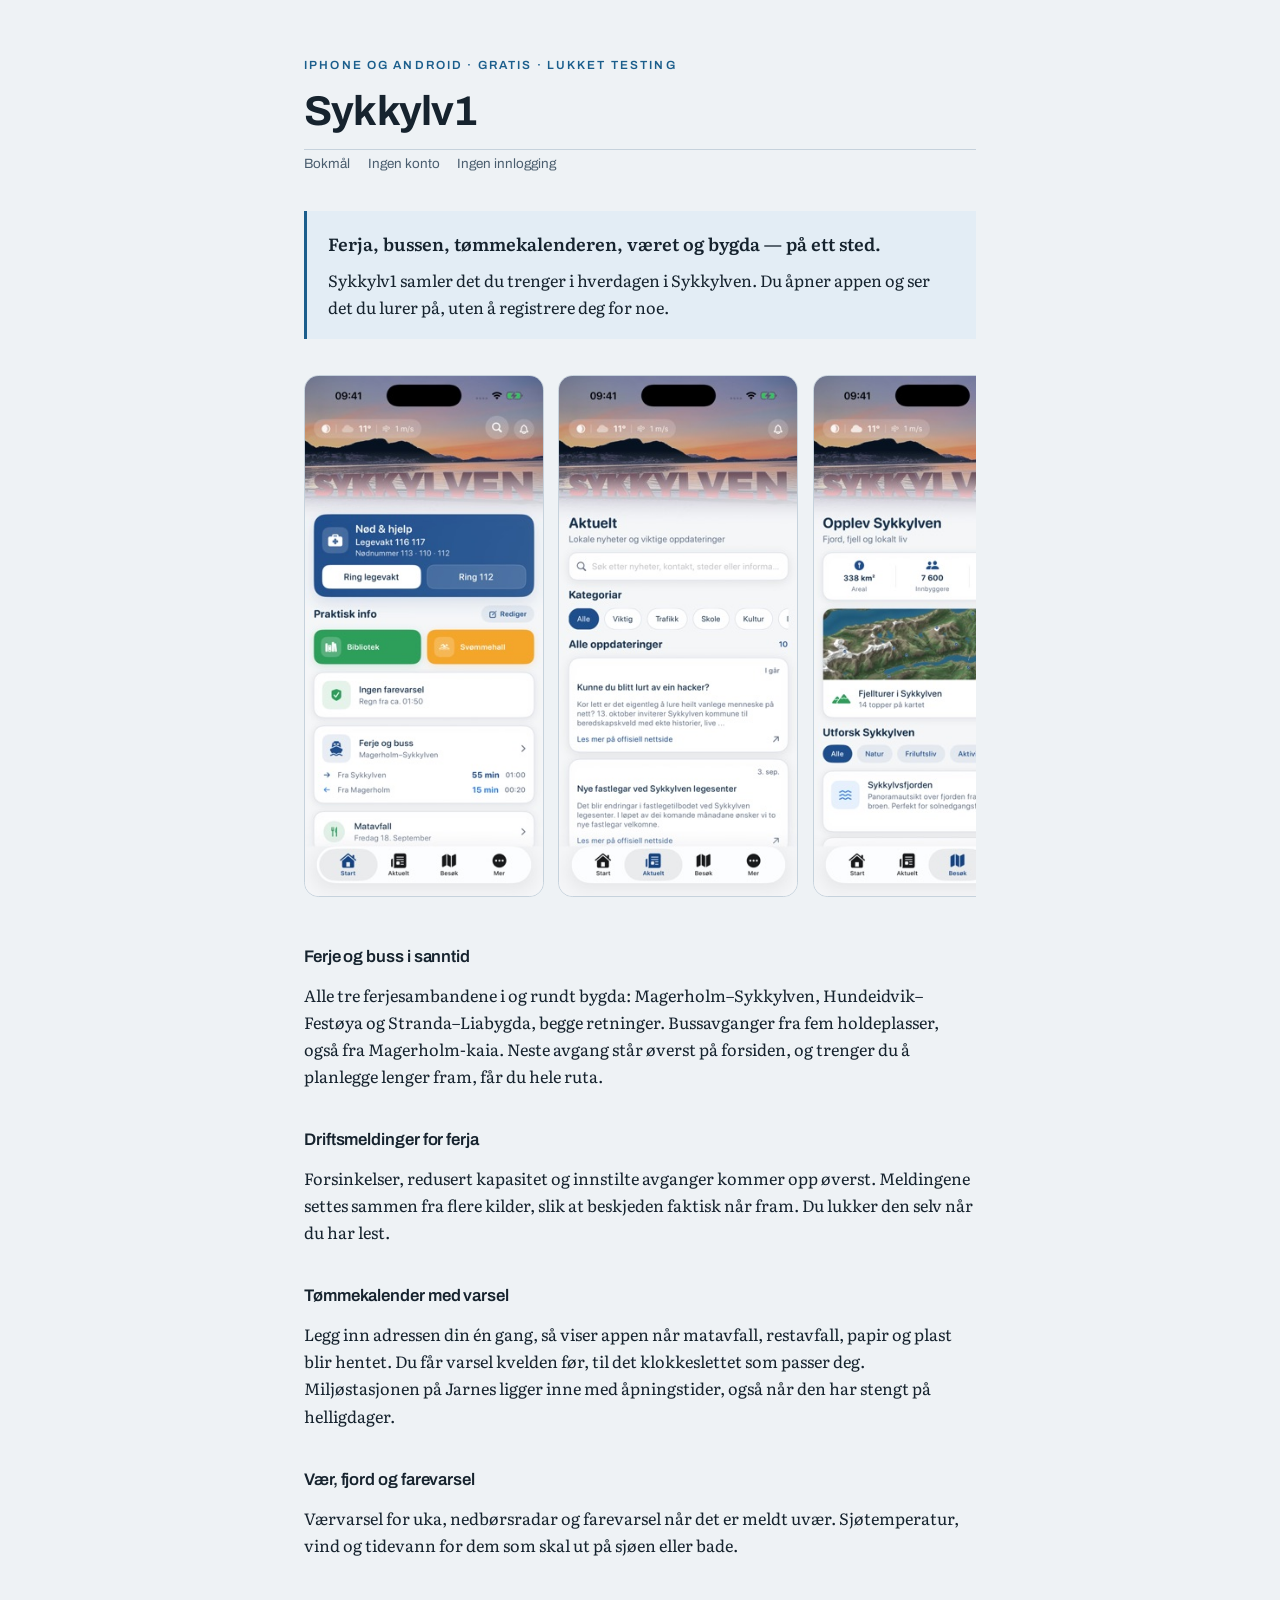
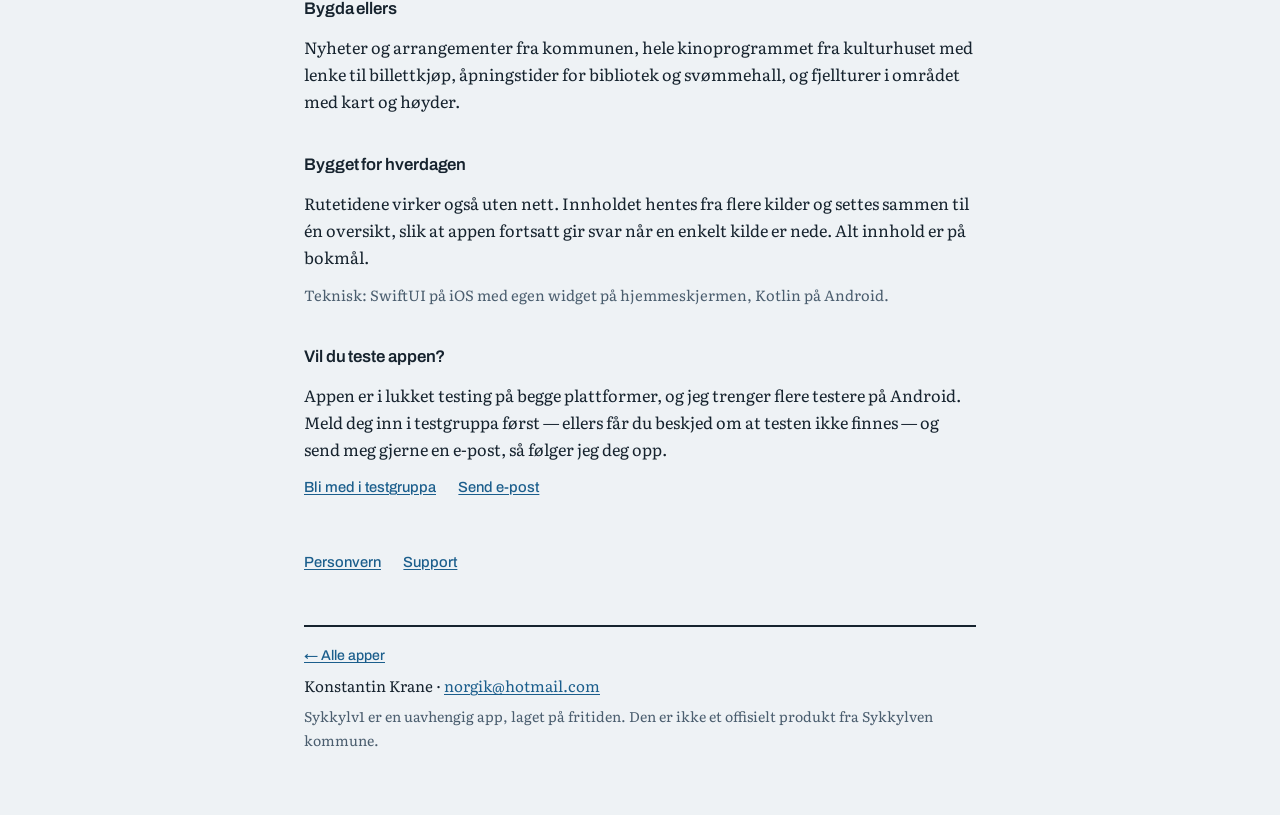
<file: sykkylv1/index.html>
<!doctype html>
<html lang="nb">
<head>
<meta charset="utf-8">
<meta name="viewport" content="width=device-width, initial-scale=1">
<link rel="preconnect" href="https://fonts.googleapis.com">
<link rel="preconnect" href="https://fonts.gstatic.com" crossorigin>
<link rel="stylesheet" href="https://fonts.googleapis.com/css2?family=Archivo:wght@500;600;700&family=Literata:opsz,wght@7..72,400;7..72,600&display=swap">
<link rel="stylesheet" href="../style.css">
<title>Sykkylv1 — innbyggerapp for Sykkylven</title>
<meta name="description" content="Ferjetider, driftsmeldinger, tømmekalender, vær og kulturprogram for Sykkylven — samlet på ett sted. App for iPhone og Android, nå i lukket testing.">
<meta property="og:type" content="website">
<meta property="og:site_name" content="Konstantin Krane">
<meta property="og:title" content="Sykkylv1 — innbyggerapp for Sykkylven">
<meta property="og:description" content="Ferja, bussen, tømmekalenderen, været og bygda — på ett sted. For iPhone og Android. Nå i lukket testing, og jeg trenger testere.">
<meta property="og:url" content="https://norgik.github.io/sykkylv1/">
<meta property="og:image" content="https://norgik.github.io/assets/og/sykkylv1.png">
<meta name="twitter:card" content="summary_large_image">
</head>
<body>
<div class="sheet">
  <header>
    <p class="brandmark">iPhone og Android · Gratis · Lukket testing</p>
    <h1>Sykkylv1</h1>
    <p class="meta"><span>Bokmål</span><span>Ingen konto</span><span>Ingen innlogging</span></p>
  </header>

  <div class="summary">
    <p class="lead">Ferja, bussen, tømmekalenderen, været og bygda — på ett sted.</p>
    <p>Sykkylv1 samler det du trenger i hverdagen i Sykkylven. Du åpner appen og ser det du lurer på, uten å registrere deg for noe.</p>
  </div>

  <div class="shots">
    <img src="../assets/sykkylv1/01.jpg" alt="Forsiden med nødnumre, ferjeavganger og praktisk info" loading="lazy">
    <img src="../assets/sykkylv1/02.jpg" alt="Nyheter og oppdateringer fra kommunen" loading="lazy">
    <img src="../assets/sykkylv1/03.jpg" alt="Opplev Sykkylven med kart og fjellturer" loading="lazy">
  </div>

  <section>
    <h2>Ferje og buss i sanntid</h2>
    <p>Alle tre ferjesambandene i og rundt bygda: Magerholm–Sykkylven, Hundeidvik–Festøya og Stranda–Liabygda, begge retninger. Bussavganger fra fem holdeplasser, også fra Magerholm-kaia. Neste avgang står øverst på forsiden, og trenger du å planlegge lenger fram, får du hele ruta.</p>
  </section>

  <section>
    <h2>Driftsmeldinger for ferja</h2>
    <p>Forsinkelser, redusert kapasitet og innstilte avganger kommer opp øverst. Meldingene settes sammen fra flere kilder, slik at beskjeden faktisk når fram. Du lukker den selv når du har lest.</p>
  </section>

  <section>
    <h2>Tømmekalender med varsel</h2>
    <p>Legg inn adressen din én gang, så viser appen når matavfall, restavfall, papir og plast blir hentet. Du får varsel kvelden før, til det klokkeslettet som passer deg. Miljøstasjonen på Jarnes ligger inne med åpningstider, også når den har stengt på helligdager.</p>
  </section>

  <section>
    <h2>Vær, fjord og farevarsel</h2>
    <p>Værvarsel for uka, nedbørsradar og farevarsel når det er meldt uvær. Sjøtemperatur, vind og tidevann for dem som skal ut på sjøen eller bade.</p>
  </section>

  <section>
    <h2>Bygda ellers</h2>
    <p>Nyheter og arrangementer fra kommunen, hele kinoprogrammet fra kulturhuset med lenke til billettkjøp, åpningstider for bibliotek og svømmehall, og fjellturer i området med kart og høyder.</p>
  </section>

  <section>
    <h2>Bygget for hverdagen</h2>
    <p>Rutetidene virker også uten nett. Innholdet hentes fra flere kilder og settes sammen til én oversikt, slik at appen fortsatt gir svar når en enkelt kilde er nede. Alt innhold er på bokmål.</p>
    <p class="note">Teknisk: SwiftUI på iOS med egen widget på hjemmeskjermen, Kotlin på Android.</p>
  </section>

  <section>
    <h2>Vil du teste appen?</h2>
    <p>Appen er i lukket testing på begge plattformer, og jeg trenger flere testere på Android. Meld deg inn i testgruppa først — ellers får du beskjed om at testen ikke finnes — og send meg gjerne en e-post, så følger jeg deg opp.</p>
    <p class="linkrow">
      <a href="https://groups.google.com/g/sykkylv1-testarar">Bli med i testgruppa</a>
      <a href="mailto:norgik@hotmail.com?subject=Sykkylv1%20%E2%80%93%20jeg%20vil%20teste">Send e-post</a>
    </p>
  </section>

  <p class="linkrow">
    <a href="https://norgik.github.io/sykkylv1-legal/privacy.html">Personvern</a>
    <a href="https://norgik.github.io/sykkylv1-legal/support.html">Support</a>
  </p>

  <footer>
    <p class="nav"><a href="../">← Alle apper</a></p>
    <p class="who">Konstantin Krane · <a href="mailto:norgik@hotmail.com">norgik@hotmail.com</a></p>
    <p class="disclaim">Sykkylv1 er en uavhengig app, laget på fritiden. Den er ikke et offisielt produkt fra Sykkylven kommune.</p>
  </footer>
</div>
</body>
</html>
</file>
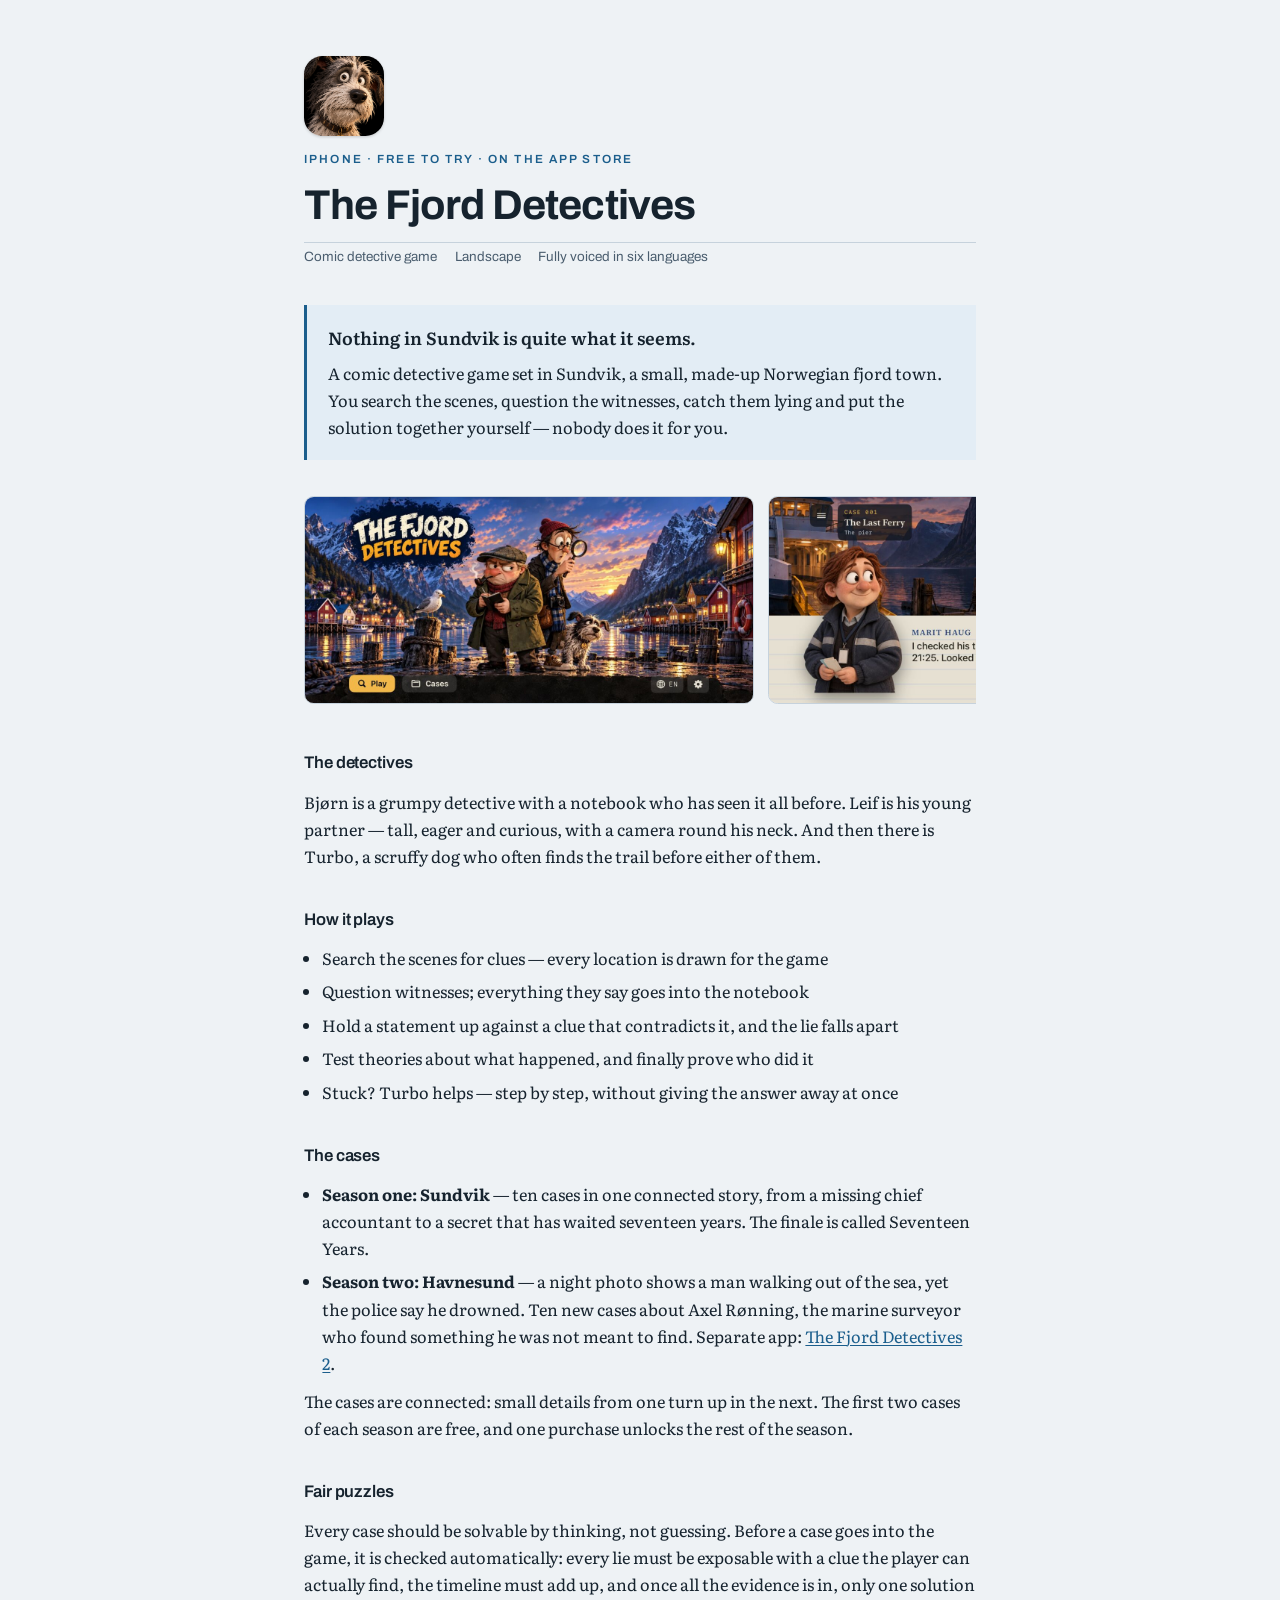
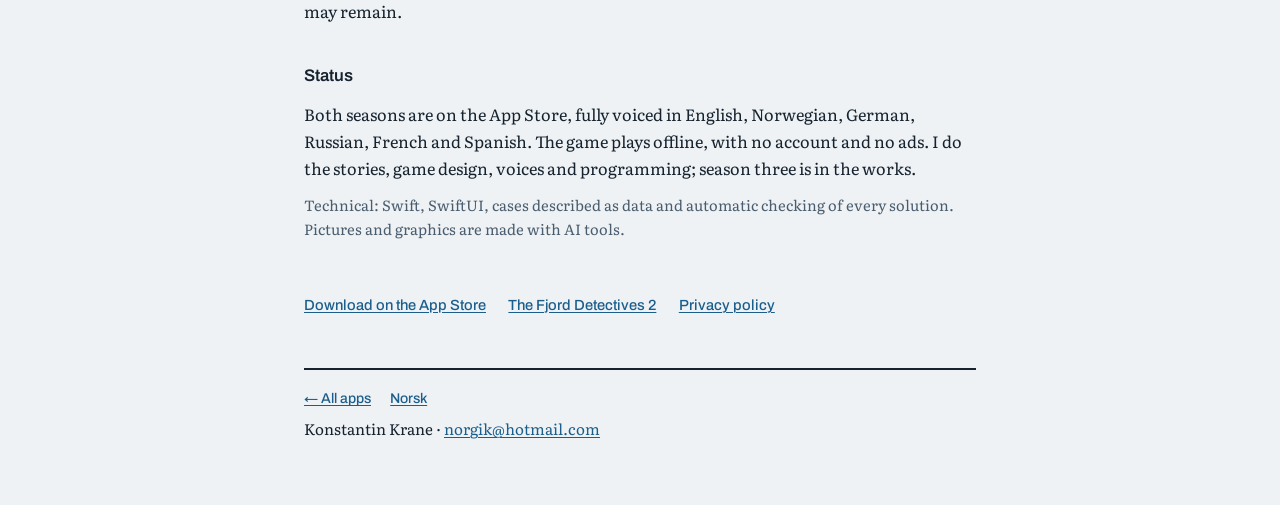
<file: sundvik/en/index.html>
<!doctype html>
<html lang="en">
<head>
<meta charset="utf-8">
<meta name="viewport" content="width=device-width, initial-scale=1">
<link rel="preconnect" href="https://fonts.googleapis.com">
<link rel="preconnect" href="https://fonts.gstatic.com" crossorigin>
<link rel="stylesheet" href="https://fonts.googleapis.com/css2?family=Archivo:wght@500;600;700&family=Literata:opsz,wght@7..72,400;7..72,600&display=swap">
<link rel="stylesheet" href="../../style.css">
<title>The Fjord Detectives — a detective game by the fjord</title>
<meta name="description" content="The Fjord Detectives is a comic detective game for iPhone set in a small Norwegian fjord town. Search the scenes, question witnesses, catch the lies and piece the solution together yourself. Ten cases in one story, free to try on the App Store.">
<link rel="alternate" hreflang="nb" href="https://norgik.github.io/sundvik/">
<link rel="alternate" hreflang="en" href="https://norgik.github.io/sundvik/en/">
<meta property="og:type" content="website">
<meta property="og:site_name" content="Konstantin Krane">
<meta property="og:title" content="The Fjord Detectives — a detective game by the fjord">
<meta property="og:description" content="A grumpy detective, his eager young partner and Turbo the dog solve cases in a small fjord town. Search, question, catch the lies and prove who did it. Now on the App Store.">
<meta property="og:url" content="https://norgik.github.io/sundvik/en/">
<meta property="og:image" content="https://norgik.github.io/assets/og/sundvik-en.png">
<meta name="twitter:card" content="summary_large_image">
</head>
<body>
<div class="sheet">
  <header>
    <img class="pageicon" src="../../assets/icons/sundvik.png" alt="" width="80" height="80">
    <p class="brandmark">iPhone · Free to try · On the App Store</p>
    <h1>The Fjord Detectives</h1>
    <p class="meta"><span>Comic detective game</span><span>Landscape</span><span>Fully voiced in six languages</span></p>
  </header>

  <div class="summary">
    <p class="lead">Nothing in Sundvik is quite what it seems.</p>
    <p>A comic detective game set in Sundvik, a small, made-up Norwegian fjord town. You search the scenes, question the witnesses, catch them lying and put the solution together yourself — nobody does it for you.</p>
  </div>

  <div class="shots wide">
    <img src="../../assets/sundvik/en/01.jpg" alt="Home screen: Bjørn, Leif and Turbo on the quay" width="1200" height="552" loading="lazy">
    <img src="../../assets/sundvik/en/02.jpg" alt="Questioning on the quay: Marit Haug, the ticket collector" width="1200" height="552" loading="lazy">
    <img src="../../assets/sundvik/en/03.jpg" alt="Café Bølge — where something glints, a clue is hidden" width="1200" height="552" loading="lazy">
    <img src="../../assets/sundvik/en/04.jpg" alt="A clue: the camera facing the car park" width="1200" height="552" loading="lazy">
    <img src="../../assets/sundvik/en/05.jpg" alt="The notebook: witness statements, word for word" width="1200" height="552" loading="lazy">
    <img src="../../assets/sundvik/en/06.jpg" alt="The theory: who, what, how and why" width="1200" height="552" loading="lazy">
  </div>

  <section>
    <h2>The detectives</h2>
    <p>Bjørn is a grumpy detective with a notebook who has seen it all before. Leif is his young partner — tall, eager and curious, with a camera round his neck. And then there is Turbo, a scruffy dog who often finds the trail before either of them.</p>
  </section>

  <section>
    <h2>How it plays</h2>
    <ul>
      <li>Search the scenes for clues — every location is drawn for the game</li>
      <li>Question witnesses; everything they say goes into the notebook</li>
      <li>Hold a statement up against a clue that contradicts it, and the lie falls apart</li>
      <li>Test theories about what happened, and finally prove who did it</li>
      <li>Stuck? Turbo helps — step by step, without giving the answer away at once</li>
    </ul>
  </section>

  <section>
    <h2>The cases</h2>
    <ul>
      <li><strong>Season one: Sundvik</strong> — ten cases in one connected story, from a missing chief accountant to a secret that has waited seventeen years. The finale is called Seventeen Years.</li>
      <li><strong>Season two: Havnesund</strong> — a night photo shows a man walking out of the sea, yet the police say he drowned. Ten new cases about Axel Rønning, the marine surveyor who found something he was not meant to find. Separate app: <a href="https://apps.apple.com/no/app/the-fjord-detectives-2/id6823223651">The Fjord Detectives 2</a>.</li>
    </ul>
    <p>The cases are connected: small details from one turn up in the next. The first two cases of each season are free, and one purchase unlocks the rest of the season.</p>
  </section>

  <section>
    <h2>Fair puzzles</h2>
    <p>Every case should be solvable by thinking, not guessing. Before a case goes into the game, it is checked automatically: every lie must be exposable with a clue the player can actually find, the timeline must add up, and once all the evidence is in, only one solution may remain.</p>
  </section>

  <section>
    <h2>Status</h2>
    <p>Both seasons are on the App Store, fully voiced in English, Norwegian, German, Russian, French and Spanish. The game plays offline, with no account and no ads. I do the stories, game design, voices and programming; season three is in the works.</p>
    <p class="note">Technical: Swift, SwiftUI, cases described as data and automatic checking of every solution. Pictures and graphics are made with AI tools.</p>
  </section>

  <p class="linkrow">
    <a href="https://apps.apple.com/no/app/the-fjord-detectives/id6821136616">Download on the App Store</a>
    <a href="https://apps.apple.com/no/app/the-fjord-detectives-2/id6823223651">The Fjord Detectives 2</a>
    <a href="privacy/">Privacy policy</a>
  </p>

  <footer>
    <p class="nav"><a href="../../">← All apps</a> <a href="../" hreflang="nb" lang="nb">Norsk</a></p>
    <p class="who">Konstantin Krane · <a href="mailto:norgik@hotmail.com">norgik@hotmail.com</a></p>
  </footer>
</div>
</body>
</html>
</file>
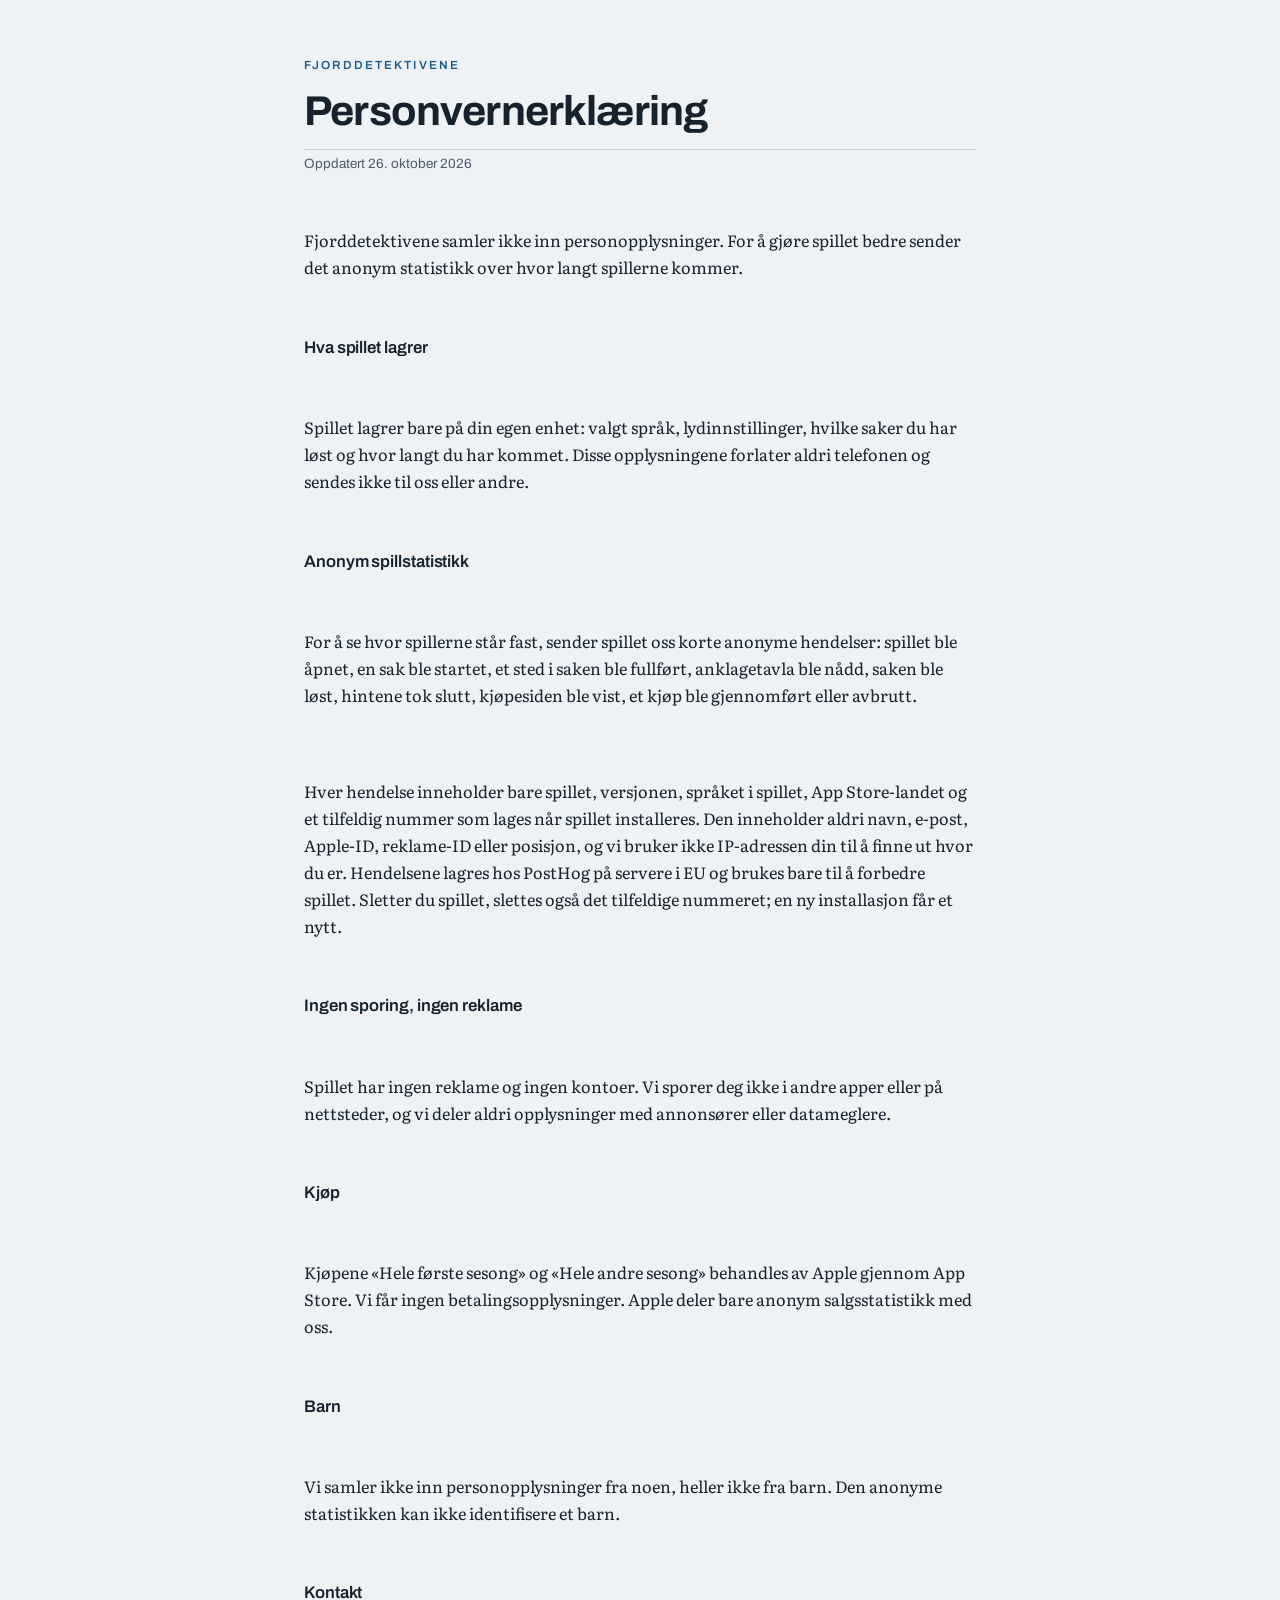
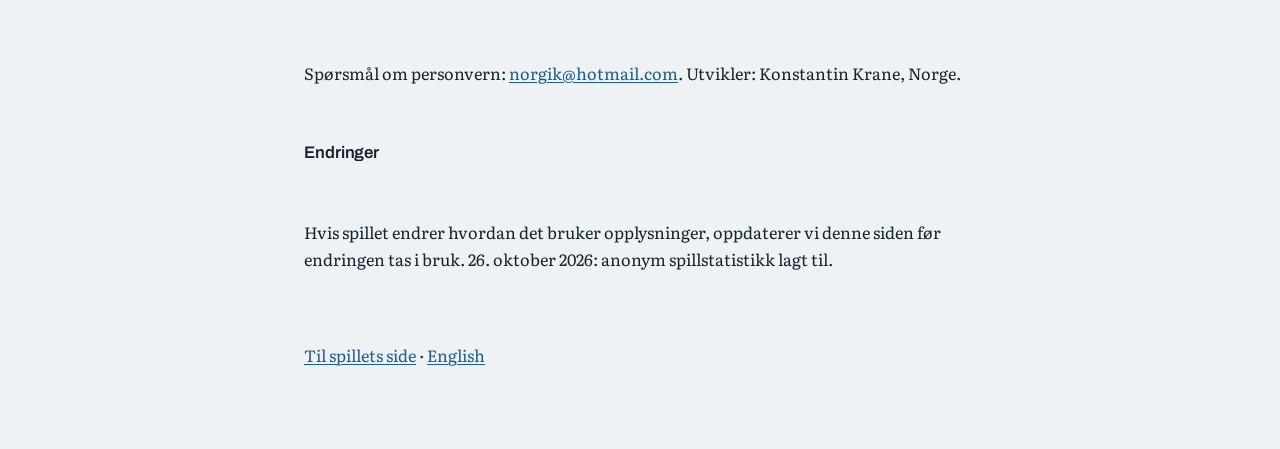
<file: sundvik/privacy/index.html>
<!doctype html>
<html lang="nb">
<head>
<meta charset="utf-8">
<meta name="viewport" content="width=device-width, initial-scale=1">
<link rel="preconnect" href="https://fonts.googleapis.com">
<link rel="preconnect" href="https://fonts.gstatic.com" crossorigin>
<link rel="stylesheet" href="https://fonts.googleapis.com/css2?family=Archivo:wght@500;600;700&family=Literata:opsz,wght@7..72,400;7..72,600&display=swap">
<link rel="stylesheet" href="../../style.css">
<title>Personvern — Fjorddetektivene</title>
<meta name="robots" content="index">
<link rel="alternate" hreflang="nb" href="https://norgik.github.io/sundvik/privacy/">
<link rel="alternate" hreflang="en" href="https://norgik.github.io/sundvik/en/privacy/">
</head>
<body>
<div class="sheet">
  <header>
    <p class="brandmark">Fjorddetektivene</p>
    <h1>Personvernerklæring</h1>
    <p class="meta"><span>Oppdatert 26. oktober 2026</span></p>
  </header>
  <p class="lead">Fjorddetektivene samler ikke inn personopplysninger. For å gjøre spillet bedre sender det anonym statistikk over hvor langt spillerne kommer.</p>
  <h2>Hva spillet lagrer</h2>
  <p>Spillet lagrer bare på din egen enhet: valgt språk, lydinnstillinger, hvilke saker du har løst og hvor langt du har kommet. Disse opplysningene forlater aldri telefonen og sendes ikke til oss eller andre.</p>
  <h2>Anonym spillstatistikk</h2>
  <p>For å se hvor spillerne står fast, sender spillet oss korte anonyme hendelser: spillet ble åpnet, en sak ble startet, et sted i saken ble fullført, anklagetavla ble nådd, saken ble løst, hintene tok slutt, kjøpesiden ble vist, et kjøp ble gjennomført eller avbrutt.</p>
  <p>Hver hendelse inneholder bare spillet, versjonen, språket i spillet, App Store-landet og et tilfeldig nummer som lages når spillet installeres. Den inneholder aldri navn, e-post, Apple-ID, reklame-ID eller posisjon, og vi bruker ikke IP-adressen din til å finne ut hvor du er. Hendelsene lagres hos PostHog på servere i EU og brukes bare til å forbedre spillet. Sletter du spillet, slettes også det tilfeldige nummeret; en ny installasjon får et nytt.</p>
  <h2>Ingen sporing, ingen reklame</h2>
  <p>Spillet har ingen reklame og ingen kontoer. Vi sporer deg ikke i andre apper eller på nettsteder, og vi deler aldri opplysninger med annonsører eller datameglere.</p>
  <h2>Kjøp</h2>
  <p>Kjøpene «Hele første sesong» og «Hele andre sesong» behandles av Apple gjennom App Store. Vi får ingen betalingsopplysninger. Apple deler bare anonym salgsstatistikk med oss.</p>
  <h2>Barn</h2>
  <p>Vi samler ikke inn personopplysninger fra noen, heller ikke fra barn. Den anonyme statistikken kan ikke identifisere et barn.</p>
  <h2>Kontakt</h2>
  <p>Spørsmål om personvern: <a href="mailto:norgik@hotmail.com">norgik@hotmail.com</a>. Utvikler: Konstantin Krane, Norge.</p>
  <h2>Endringer</h2>
  <p>Hvis spillet endrer hvordan det bruker opplysninger, oppdaterer vi denne siden før endringen tas i bruk. 26. oktober 2026: anonym spillstatistikk lagt til.</p>
  <p><a href="../">Til spillets side</a> · <a href="../en/privacy/">English</a></p>

</div>
</body>
</html>
</file>
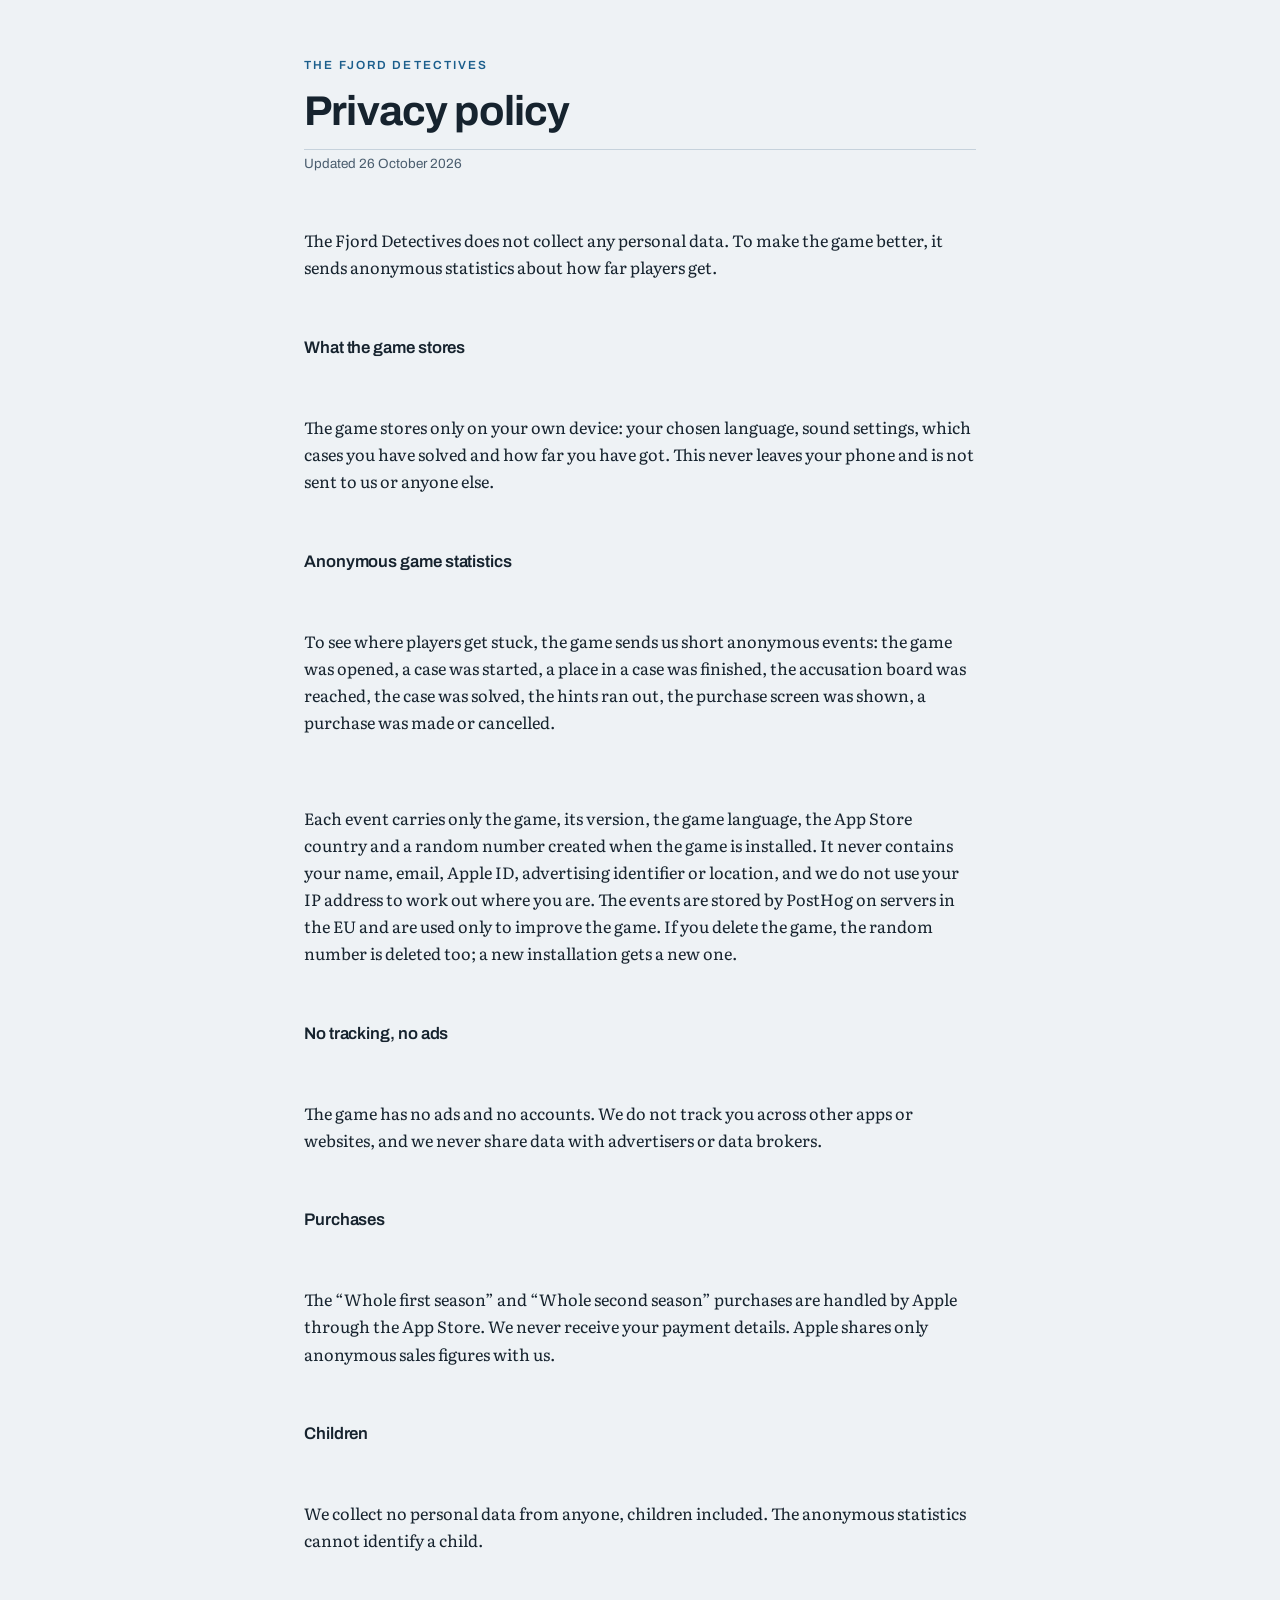
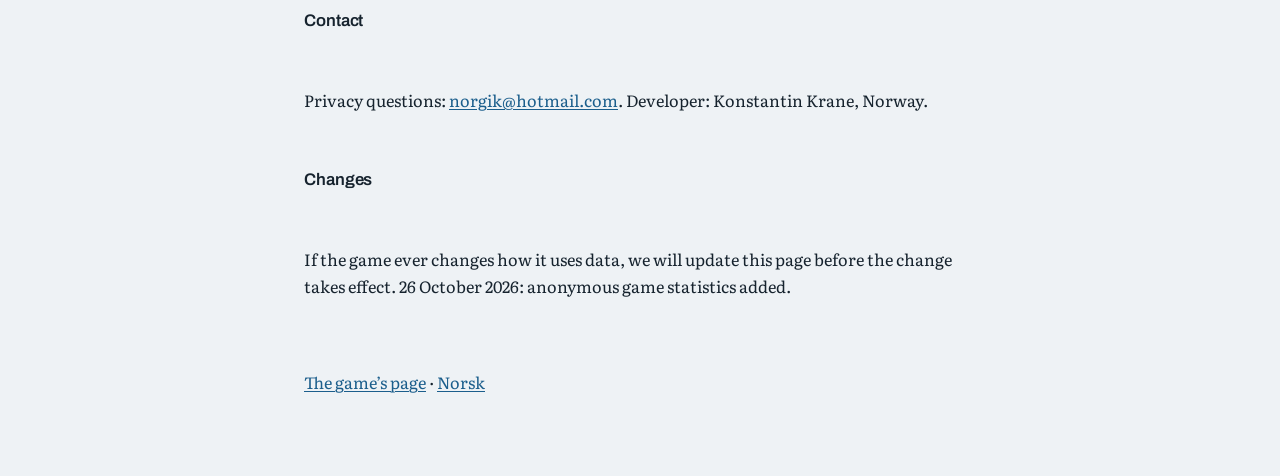
<file: sundvik/en/privacy/index.html>
<!doctype html>
<html lang="en">
<head>
<meta charset="utf-8">
<meta name="viewport" content="width=device-width, initial-scale=1">
<link rel="preconnect" href="https://fonts.googleapis.com">
<link rel="preconnect" href="https://fonts.gstatic.com" crossorigin>
<link rel="stylesheet" href="https://fonts.googleapis.com/css2?family=Archivo:wght@500;600;700&family=Literata:opsz,wght@7..72,400;7..72,600&display=swap">
<link rel="stylesheet" href="../../../style.css">
<title>Privacy — The Fjord Detectives</title>
<meta name="robots" content="index">
<link rel="alternate" hreflang="nb" href="https://norgik.github.io/sundvik/privacy/">
<link rel="alternate" hreflang="en" href="https://norgik.github.io/sundvik/en/privacy/">
</head>
<body>
<div class="sheet">
  <header>
    <p class="brandmark">The Fjord Detectives</p>
    <h1>Privacy policy</h1>
    <p class="meta"><span>Updated 26 October 2026</span></p>
  </header>
  <p class="lead">The Fjord Detectives does not collect any personal data. To make the game better, it sends anonymous statistics about how far players get.</p>
  <h2>What the game stores</h2>
  <p>The game stores only on your own device: your chosen language, sound settings, which cases you have solved and how far you have got. This never leaves your phone and is not sent to us or anyone else.</p>
  <h2>Anonymous game statistics</h2>
  <p>To see where players get stuck, the game sends us short anonymous events: the game was opened, a case was started, a place in a case was finished, the accusation board was reached, the case was solved, the hints ran out, the purchase screen was shown, a purchase was made or cancelled.</p>
  <p>Each event carries only the game, its version, the game language, the App Store country and a random number created when the game is installed. It never contains your name, email, Apple ID, advertising identifier or location, and we do not use your IP address to work out where you are. The events are stored by PostHog on servers in the EU and are used only to improve the game. If you delete the game, the random number is deleted too; a new installation gets a new one.</p>
  <h2>No tracking, no ads</h2>
  <p>The game has no ads and no accounts. We do not track you across other apps or websites, and we never share data with advertisers or data brokers.</p>
  <h2>Purchases</h2>
  <p>The “Whole first season” and “Whole second season” purchases are handled by Apple through the App Store. We never receive your payment details. Apple shares only anonymous sales figures with us.</p>
  <h2>Children</h2>
  <p>We collect no personal data from anyone, children included. The anonymous statistics cannot identify a child.</p>
  <h2>Contact</h2>
  <p>Privacy questions: <a href="mailto:norgik@hotmail.com">norgik@hotmail.com</a>. Developer: Konstantin Krane, Norway.</p>
  <h2>Changes</h2>
  <p>If the game ever changes how it uses data, we will update this page before the change takes effect. 26 October 2026: anonymous game statistics added.</p>
  <p><a href="../">The game’s page</a> · <a href="../../privacy/">Norsk</a></p>

</div>
</body>
</html>
</file>
<file: style.css>
:root {
  --paper: #eef2f5; --panel: #ffffff; --ink: #16232e; --ink-soft: #4a5d6e;
  --rule: #c6d2dc; --accent: #1b5e8c; --accent-wash: #e3edf5;
  --live: #1c6b4a; --live-wash: #dcefe5;
}
@media (prefers-color-scheme: dark) {
  :root {
    --paper: #0c141a; --panel: #15202a; --ink: #e6eef4; --ink-soft: #9db2c2;
    --rule: #2a3b48; --accent: #74b6e2; --accent-wash: #172936;
    --live: #7fd0aa; --live-wash: #163025;
  }
}
* { box-sizing: border-box; }
body {
  margin: 0; background: var(--paper); color: var(--ink);
  font-family: "Literata", Georgia, serif; font-size: 1.02rem; line-height: 1.66;
  font-optical-sizing: auto;
}
.sheet {
  max-width: 46rem; margin: 0 auto;
  padding: clamp(1.75rem, 5vw, 3.5rem) clamp(1.1rem, 4vw, 2rem) 4rem;
  display: flex; flex-direction: column; gap: 2.25rem;
}
h1, h2, h3, .label, .brandmark, .nav, .badge, .applist h2, .meta { font-family: "Archivo", "Helvetica Neue", Arial, sans-serif; }
header { display: flex; flex-direction: column; gap: .85rem; }
.brandmark { font-size: .74rem; font-weight: 600; letter-spacing: .18em; text-transform: uppercase; color: var(--accent); margin: 0; }
h1 { font-size: clamp(1.85rem, 5.5vw, 2.6rem); font-weight: 700; line-height: 1.1; letter-spacing: -.02em; margin: 0; text-wrap: balance; }
.meta { font-size: .84rem; color: var(--ink-soft); display: flex; flex-wrap: wrap; gap: .4rem 1.1rem;
  padding-top: .2rem; border-top: 1px solid var(--rule); margin: 0; }
.summary { background: var(--accent-wash); border-left: 3px solid var(--accent); padding: 1.15rem 1.3rem;
  display: flex; flex-direction: column; gap: .5rem; }
.summary p { margin: 0; }
.summary .lead { font-size: 1.1rem; font-weight: 600; }

/* витрина */
.applist { display: flex; flex-direction: column; gap: 0; border-top: 1px solid var(--rule); }
.app {
  display: grid; grid-template-columns: 4rem 1fr; gap: 1.1rem; align-items: start;
  padding: 1.4rem .2rem; border-bottom: 1px solid var(--rule); text-decoration: none; color: inherit;
}
.app:hover .apptitle { text-decoration: underline; text-underline-offset: .18em; }
.app img { width: 4rem; height: 4rem; border-radius: 1rem; display: block; box-shadow: 0 1px 3px rgb(0 0 0 / .18); }
.appbody { display: flex; flex-direction: column; gap: .35rem; }
.apptitle { font-family: "Archivo", sans-serif; font-size: 1.12rem; font-weight: 700; letter-spacing: -.01em; margin: 0; color: var(--accent); }
.app p { margin: 0; font-size: .97rem; }
.badge {
  display: inline-block; align-self: flex-start; font-size: .68rem; font-weight: 700;
  letter-spacing: .12em; text-transform: uppercase; padding: .2rem .5rem;
  background: var(--accent-wash); color: var(--accent); border-radius: 2px;
}
.badge.live { background: var(--live-wash); color: var(--live); }

/* страницы приложений */
section { display: flex; flex-direction: column; gap: .7rem; }
h2 { font-size: 1.05rem; font-weight: 600; margin: 0; letter-spacing: -.005em; }
section > p, section > ul { margin: 0; }
ul { padding-left: 1.15rem; display: flex; flex-direction: column; gap: .4rem; }
.shots { display: flex; gap: .9rem; overflow-x: auto; padding-bottom: .6rem; margin: 0; scroll-snap-type: x mandatory; }
.shots img { width: 15rem; aspect-ratio: 1206 / 2622; object-fit: cover; background: var(--panel);
  flex: 0 0 auto; border-radius: .9rem; border: 1px solid var(--rule); scroll-snap-align: start; }
.shots.wide img { width: auto; height: 13rem; aspect-ratio: auto; border-radius: .6rem; }
.linkrow { display: flex; flex-wrap: wrap; gap: .6rem 1.4rem; font-family: "Archivo", sans-serif; font-size: .92rem; font-weight: 500; }
.note { font-size: .92rem; color: var(--ink-soft); }
a { color: var(--accent); text-decoration-thickness: 1px; text-underline-offset: .15em; }
a:focus-visible { outline: 2px solid var(--accent); outline-offset: 3px; border-radius: 2px; }
.nav { display: flex; gap: 1.2rem; font-size: .88rem; font-weight: 500; }
footer { border-top: 2px solid var(--ink); padding-top: 1.1rem; display: flex; flex-direction: column; gap: .35rem; font-size: .95rem; }
footer p { margin: 0; }
.disclaim { font-size: .88rem; color: var(--ink-soft); }
.pageicon { width: 5rem; height: 5rem; border-radius: 1.15rem; box-shadow: 0 1px 3px rgb(0 0 0 / .18); display: block; }
</file>
